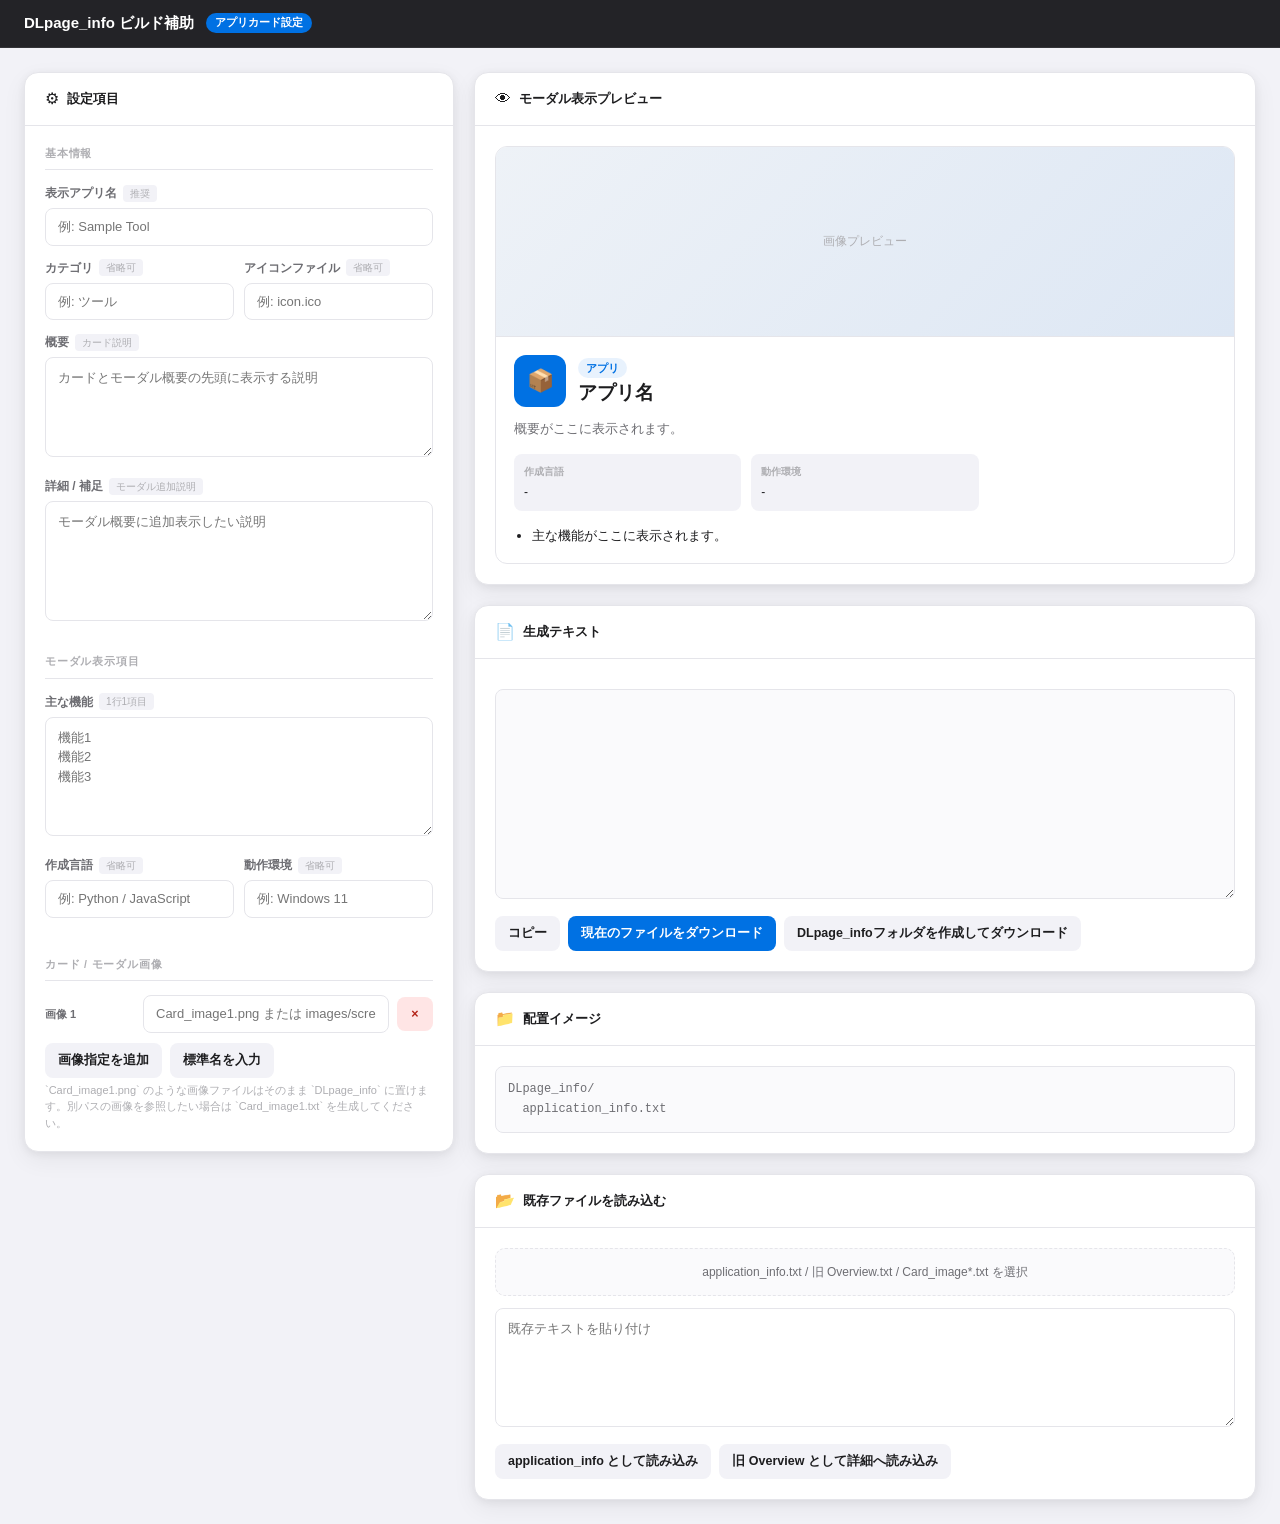
<file: DLpage_info_builder.html>
<!DOCTYPE html>
<html lang="ja">
<head>
  <meta charset="UTF-8">
  <meta name="viewport" content="width=device-width, initial-scale=1.0">
  <title>DLpage_info ビルド補助</title>
  <style>
    :root {
      --bg: #F2F2F7;
      --card: #FFFFFF;
      --accent: #0071E3;
      --accent-dk: #005BBF;
      --text-1: #1D1D1F;
      --text-2: #6E6E73;
      --text-3: #AEAEB2;
      --border: #E5E5EA;
      --shadow: 0 2px 8px rgba(0,0,0,0.06), 0 8px 24px rgba(0,0,0,0.06);
      --radius: 14px;
    }

    *, *::before, *::after { box-sizing: border-box; margin: 0; padding: 0; }
    button, input, textarea, select { font: inherit; }
    body {
      font-family: -apple-system, BlinkMacSystemFont, "Hiragino Sans", "Yu Gothic UI",
                   "Noto Sans JP", sans-serif;
      background: var(--bg);
      color: var(--text-1);
      line-height: 1.5;
      min-height: 100vh;
    }

    .app-header {
      position: sticky;
      top: 0;
      z-index: 20;
      background: rgba(22,22,26,0.94);
      backdrop-filter: blur(20px);
      -webkit-backdrop-filter: blur(20px);
      border-bottom: 1px solid rgba(255,255,255,0.08);
      padding: 12px 24px;
      display: flex;
      align-items: center;
      gap: 12px;
    }
    .app-header h1 { color: #fff; font-size: 15px; font-weight: 700; }
    .badge {
      background: var(--accent);
      color: #fff;
      font-size: 10.5px;
      font-weight: 700;
      padding: 2px 9px;
      border-radius: 20px;
    }

    .layout {
      display: grid;
      grid-template-columns: 430px 1fr;
      gap: 20px;
      max-width: 1320px;
      margin: 0 auto;
      padding: 24px;
      align-items: start;
    }

    .panel {
      background: var(--card);
      border: 1px solid var(--border);
      border-radius: var(--radius);
      box-shadow: var(--shadow);
      overflow: hidden;
    }
    .panel + .panel { margin-top: 20px; }
    .panel-head {
      padding: 14px 20px;
      border-bottom: 1px solid var(--border);
      display: flex;
      align-items: center;
      gap: 8px;
    }
    .panel-title { font-size: 13px; font-weight: 700; }
    .panel-body { padding: 20px; }

    .form-section { margin-bottom: 26px; }
    .form-section:last-child { margin-bottom: 0; }
    .sec-title {
      font-size: 10.5px;
      font-weight: 800;
      text-transform: uppercase;
      letter-spacing: 0.8px;
      color: var(--text-3);
      border-bottom: 1px solid var(--border);
      padding-bottom: 8px;
      margin-bottom: 14px;
    }

    .field { margin-bottom: 13px; }
    .field:last-child { margin-bottom: 0; }
    .field-label {
      font-size: 12px;
      font-weight: 600;
      color: var(--text-2);
      margin-bottom: 6px;
      display: flex;
      align-items: center;
      gap: 6px;
    }
    .opt {
      font-size: 10px;
      color: var(--text-3);
      background: var(--bg);
      padding: 1px 7px;
      border-radius: 4px;
      font-weight: 500;
    }
    .field-input, .field-textarea {
      width: 100%;
      border: 1.5px solid var(--border);
      border-radius: 8px;
      background: #fff;
      color: var(--text-1);
      outline: none;
      transition: border-color 0.15s;
      font-size: 13px;
    }
    .field-input { padding: 8px 12px; }
    .field-textarea {
      padding: 10px 12px;
      resize: vertical;
      min-height: 84px;
    }
    .field-input:focus, .field-textarea:focus { border-color: var(--accent); }
    .field-hint { font-size: 11px; color: var(--text-3); margin-top: 4px; }

    .inline-row {
      display: grid;
      grid-template-columns: 1fr 1fr;
      gap: 10px;
    }

    .btn {
      border: none;
      border-radius: 8px;
      padding: 8px 13px;
      font-size: 12.5px;
      font-weight: 700;
      cursor: pointer;
      transition: background 0.15s, transform 0.08s;
    }
    .btn:active { transform: scale(0.98); }
    .btn-primary { background: var(--accent); color: #fff; }
    .btn-primary:hover { background: var(--accent-dk); }
    .btn-secondary { background: var(--bg); color: var(--text-1); }
    .btn-secondary:hover { background: #E5E5EA; }
    .btn-danger { background: #FFE5E5; color: #B42318; }
    .btn-danger:hover { background: #FFD6D6; }
    .btn-row { display: flex; gap: 8px; flex-wrap: wrap; margin-top: 10px; }

    .image-row {
      display: grid;
      grid-template-columns: 90px 1fr 36px;
      gap: 8px;
      align-items: center;
      margin-bottom: 8px;
    }
    .image-label {
      font-size: 11px;
      color: var(--text-2);
      font-weight: 700;
    }

    .preview-card {
      border: 1px solid var(--border);
      border-radius: 12px;
      overflow: hidden;
      background: #fff;
    }
    .preview-image {
      height: 190px;
      background: linear-gradient(135deg, #EEF2F7, #DDE7F4);
      display: grid;
      place-items: center;
      color: var(--text-3);
      font-size: 12px;
      border-bottom: 1px solid var(--border);
    }
    .preview-image img {
      width: 100%;
      height: 100%;
      object-fit: cover;
      display: block;
    }
    .preview-body { padding: 18px; }
    .preview-top {
      display: flex;
      align-items: center;
      gap: 12px;
      margin-bottom: 12px;
    }
    .preview-icon {
      width: 52px;
      height: 52px;
      border-radius: 12px;
      background: var(--accent);
      color: #fff;
      display: grid;
      place-items: center;
      font-size: 22px;
      overflow: hidden;
      flex-shrink: 0;
    }
    .preview-icon img { width: 100%; height: 100%; object-fit: contain; }
    .preview-name { font-size: 19px; font-weight: 800; }
    .preview-cat {
      display: inline-block;
      margin-top: 3px;
      font-size: 11px;
      color: var(--accent);
      background: rgba(0,113,227,0.09);
      padding: 2px 8px;
      border-radius: 999px;
      font-weight: 700;
    }
    .preview-desc {
      font-size: 13px;
      color: var(--text-2);
      white-space: pre-wrap;
      margin-bottom: 15px;
    }
    .preview-grid {
      display: grid;
      grid-template-columns: repeat(3, 1fr);
      gap: 10px;
      margin-bottom: 15px;
    }
    .preview-info {
      background: var(--bg);
      border-radius: 8px;
      padding: 10px;
      min-width: 0;
    }
    .preview-info-label {
      color: var(--text-3);
      font-size: 10px;
      font-weight: 800;
      margin-bottom: 4px;
    }
    .preview-info-value {
      color: var(--text-1);
      font-size: 12px;
      word-break: break-word;
    }
    .feature-list {
      display: grid;
      gap: 7px;
      padding-left: 18px;
      color: var(--text-1);
      font-size: 13px;
    }

    .output-box {
      width: 100%;
      min-height: 210px;
      resize: vertical;
      border: 1.5px solid var(--border);
      border-radius: 8px;
      background: #FAFAFC;
      padding: 12px;
      font: 12px/1.6 "SF Mono", "Consolas", monospace;
      color: var(--text-1);
      outline: none;
    }
    .output-actions {
      display: flex;
      gap: 8px;
      flex-wrap: wrap;
      margin-top: 10px;
    }
    .output-tabs {
      display: flex;
      gap: 6px;
      margin-bottom: 10px;
      flex-wrap: wrap;
    }
    .tab-btn {
      border: 1.5px solid var(--border);
      background: #fff;
      color: var(--text-2);
      border-radius: 8px;
      padding: 6px 10px;
      font-size: 12px;
      font-weight: 700;
      cursor: pointer;
    }
    .tab-btn.active {
      background: var(--accent);
      border-color: var(--accent);
      color: #fff;
    }
    .folder-box {
      background: #FAFAFC;
      border: 1px solid var(--border);
      border-radius: 8px;
      padding: 12px;
      font: 12px/1.7 "SF Mono", "Consolas", monospace;
      color: var(--text-2);
      white-space: pre-wrap;
    }

    .import-zone {
      position: relative;
      border: 1.5px dashed var(--border);
      border-radius: 10px;
      padding: 14px;
      text-align: center;
      color: var(--text-2);
      background: #FAFAFC;
      font-size: 12px;
      margin-bottom: 12px;
    }
    .import-zone input {
      position: absolute;
      inset: 0;
      opacity: 0;
      cursor: pointer;
    }

    .toast {
      position: fixed;
      left: 50%;
      bottom: 24px;
      transform: translateX(-50%) translateY(60px);
      background: rgba(29,29,31,0.92);
      color: #fff;
      padding: 10px 16px;
      border-radius: 999px;
      font-size: 13px;
      opacity: 0;
      pointer-events: none;
      transition: transform 0.25s, opacity 0.25s;
      z-index: 1000;
    }
    .toast.show { opacity: 1; transform: translateX(-50%) translateY(0); }

    @media (max-width: 940px) {
      .layout { grid-template-columns: 1fr; padding: 16px; }
      .preview-grid { grid-template-columns: 1fr; }
      .inline-row { grid-template-columns: 1fr; }
    }
  </style>
</head>
<body>
<header class="app-header">
  <h1>DLpage_info ビルド補助</h1>
  <span class="badge">アプリカード設定</span>
</header>

<div class="layout">
  <div>
    <div class="panel">
      <div class="panel-head">
        <span>⚙</span>
        <span class="panel-title">設定項目</span>
      </div>
      <div class="panel-body">
        <div class="form-section">
          <div class="sec-title">基本情報</div>

          <div class="field">
            <div class="field-label">表示アプリ名 <span class="opt">推奨</span></div>
            <input id="appName" class="field-input" type="text" placeholder="例: Sample Tool" oninput="update()">
          </div>

          <div class="inline-row">
            <div class="field">
              <div class="field-label">カテゴリ <span class="opt">省略可</span></div>
              <input id="category" class="field-input" type="text" placeholder="例: ツール" oninput="update()">
            </div>
            <div class="field">
              <div class="field-label">アイコンファイル <span class="opt">省略可</span></div>
              <input id="iconFile" class="field-input" type="text" placeholder="例: icon.ico" oninput="update()">
            </div>
          </div>

          <div class="field">
            <div class="field-label">概要 <span class="opt">カード説明</span></div>
            <textarea id="summary" class="field-textarea" rows="4" placeholder="カードとモーダル概要の先頭に表示する説明" oninput="update()"></textarea>
          </div>

          <div class="field">
            <div class="field-label">詳細 / 補足 <span class="opt">モーダル追加説明</span></div>
            <textarea id="detail" class="field-textarea" rows="5" placeholder="モーダル概要に追加表示したい説明" oninput="update()"></textarea>
          </div>
        </div>

        <div class="form-section">
          <div class="sec-title">モーダル表示項目</div>

          <div class="field">
            <div class="field-label">主な機能 <span class="opt">1行1項目</span></div>
            <textarea id="features" class="field-textarea" rows="5" placeholder="機能1&#10;機能2&#10;機能3" oninput="update()"></textarea>
          </div>

          <div class="inline-row">
            <div class="field">
              <div class="field-label">作成言語 <span class="opt">省略可</span></div>
              <input id="language" class="field-input" type="text" placeholder="例: Python / JavaScript" oninput="update()">
            </div>
            <div class="field">
              <div class="field-label">動作環境 <span class="opt">省略可</span></div>
              <input id="requirements" class="field-input" type="text" placeholder="例: Windows 11" oninput="update()">
            </div>
          </div>
        </div>

        <div class="form-section">
          <div class="sec-title">カード / モーダル画像</div>

          <div id="imageRows"></div>
          <div class="btn-row">
            <button class="btn btn-secondary" type="button" onclick="addImageRow()">画像指定を追加</button>
            <button class="btn btn-secondary" type="button" onclick="setDefaultImages()">標準名を入力</button>
          </div>
          <div class="field-hint">`Card_image1.png` のような画像ファイルはそのまま `DLpage_info` に置けます。別パスの画像を参照したい場合は `Card_image1.txt` を生成してください。</div>
        </div>
      </div>
    </div>
  </div>

  <div>
    <div class="panel">
      <div class="panel-head">
        <span>👁</span>
        <span class="panel-title">モーダル表示プレビュー</span>
      </div>
      <div class="panel-body">
        <div class="preview-card">
          <div class="preview-image" id="previewImage">画像プレビュー</div>
          <div class="preview-body">
            <div class="preview-top">
              <div class="preview-icon" id="previewIcon">📦</div>
              <div>
                <div class="preview-cat" id="previewCategory">アプリ</div>
                <div class="preview-name" id="previewName">アプリ名</div>
              </div>
            </div>
            <div class="preview-desc" id="previewDesc">概要がここに表示されます。</div>
            <div class="preview-grid">
              <div class="preview-info">
                <div class="preview-info-label">作成言語</div>
                <div class="preview-info-value" id="previewLanguage">-</div>
              </div>
              <div class="preview-info">
                <div class="preview-info-label">動作環境</div>
                <div class="preview-info-value" id="previewRequirements">-</div>
              </div>
            </div>
            <ul class="feature-list" id="previewFeatures"></ul>
          </div>
        </div>
      </div>
    </div>

    <div class="panel">
      <div class="panel-head">
        <span>📄</span>
        <span class="panel-title">生成テキスト</span>
      </div>
      <div class="panel-body">
        <div class="output-tabs" id="outputTabs"></div>
        <textarea id="outputBox" class="output-box" readonly></textarea>
        <div class="output-actions">
          <button class="btn btn-secondary" onclick="copyCurrent()">コピー</button>
          <button class="btn btn-primary" onclick="downloadCurrent()">現在のファイルをダウンロード</button>
          <button class="btn btn-secondary" onclick="downloadDLpageInfoFolder()">DLpage_infoフォルダを作成してダウンロード</button>
        </div>
      </div>
    </div>

    <div class="panel">
      <div class="panel-head">
        <span>📁</span>
        <span class="panel-title">配置イメージ</span>
      </div>
      <div class="panel-body">
        <div class="folder-box" id="folderBox"></div>
      </div>
    </div>

    <div class="panel">
      <div class="panel-head">
        <span>📂</span>
        <span class="panel-title">既存ファイルを読み込む</span>
      </div>
      <div class="panel-body">
        <div class="import-zone">
          <input type="file" accept=".txt" onchange="onFileSelect(event)">
          application_info.txt / 旧 Overview.txt / Card_image*.txt を選択
        </div>
        <textarea id="pasteArea" class="field-textarea" rows="5" placeholder="既存テキストを貼り付け"></textarea>
        <div class="btn-row">
          <button class="btn btn-secondary" onclick="loadPaste('application')">application_info として読み込み</button>
          <button class="btn btn-secondary" onclick="loadPaste('overview')">旧 Overview として詳細へ読み込み</button>
        </div>
      </div>
    </div>
  </div>
</div>

<div class="toast" id="toast"></div>

<script>
let imageCount = 0;
let currentOutput = 'application_info.txt';
let outputs = {};

function el(id) { return document.getElementById(id); }
function v(id) { return (el(id)?.value || '').trim(); }
function lines(id) {
  return v(id).split(/\r?\n/).map(x => x.trim()).filter(Boolean);
}

function addSection(out, name, values) {
  const filled = Array.isArray(values)
    ? values.map(x => (x || '').trim()).filter(Boolean)
    : [(values || '').trim()].filter(Boolean);
  if (!filled.length) return;
  out.push('◆ ' + name);
  filled.forEach(x => out.push(x));
  out.push('');
}

function generateApplicationInfo() {
  const out = [];
  addSection(out, '表示アプリ名', v('appName'));
  addSection(out, 'カテゴリ', v('category'));
  addSection(out, '概要', v('summary').split(/\r?\n/));
  addSection(out, '詳細', v('detail').split(/\r?\n/));
  addSection(out, '主な機能', lines('features').map(x => '・' + x.replace(/^(?:[・\-*•]+|\d+[.)])\s*/, '')));
  addSection(out, '作成言語', v('language'));
  addSection(out, '動作環境', v('requirements'));
  return out.join('\n').replace(/\n{3,}/g, '\n\n').trim();
}

function getImageValues() {
  return Array.from(document.querySelectorAll('[data-image-input]'))
    .map((input, index) => ({ index: index + 1, value: input.value.trim() }))
    .filter(item => item.value);
}

function buildOutputs() {
  const result = {
    'application_info.txt': generateApplicationInfo(),
  };

  getImageValues().forEach(item => {
    if (!/^Card_image\d+\.(png|jpg|jpeg|webp|gif)$/i.test(item.value)) {
      result['Card_image' + item.index + '.txt'] = item.value;
    }
  });

  return result;
}

function updateOutputs() {
  outputs = buildOutputs();
  const tabs = Object.keys(outputs).filter(name => outputs[name]);
  if (!tabs.includes(currentOutput)) currentOutput = tabs[0] || 'application_info.txt';

  el('outputTabs').innerHTML = tabs.map(name =>
    '<button class="tab-btn' + (name === currentOutput ? ' active' : '') +
    '" onclick="selectOutput(\'' + name + '\')">' + name + '</button>'
  ).join('');
  el('outputBox').value = outputs[currentOutput] || '';
}

function selectOutput(name) {
  currentOutput = name;
  updateOutputs();
}

function updatePreview() {
  const firstImage = getImageValues()[0]?.value || '';
  const imageEl = el('previewImage');
  if (firstImage && /\.(png|jpg|jpeg|webp|gif|svg)(\?.*)?$/i.test(firstImage)) {
    imageEl.innerHTML = '<img src="' + escapeAttr(firstImage) + '" alt="">';
  } else {
    imageEl.textContent = firstImage || '画像プレビュー';
  }

  const iconFile = v('iconFile');
  const iconEl = el('previewIcon');
  if (iconFile && /\.(ico|png|jpg|jpeg|webp|gif|svg)(\?.*)?$/i.test(iconFile)) {
    iconEl.innerHTML = '<img src="' + escapeAttr(iconFile) + '" alt="">';
    iconEl.style.background = 'transparent';
  } else {
    iconEl.textContent = '📦';
    iconEl.style.background = 'var(--accent)';
  }

  el('previewName').textContent = v('appName') || 'アプリ名';
  el('previewCategory').textContent = v('category') || 'アプリ';
  el('previewDesc').textContent = [v('summary'), v('detail')].filter(Boolean).join('\n\n') || '概要がここに表示されます。';
  el('previewLanguage').textContent = v('language') || '-';
  el('previewRequirements').textContent = v('requirements') || '-';

  const featureItems = lines('features');
  el('previewFeatures').innerHTML = featureItems.length
    ? featureItems.map(item => '<li>' + escapeHtml(item.replace(/^(?:[・\-*•]+|\d+[.)])\s*/, '')) + '</li>').join('')
    : '<li>主な機能がここに表示されます。</li>';
}

function updateFolderBox() {
  const files = ['DLpage_info/', '  application_info.txt'];
  const imageValues = getImageValues();
  imageValues.forEach(item => {
    if (/^Card_image\d+\.(png|jpg|jpeg|webp|gif)$/i.test(item.value)) {
      files.push('  ' + item.value);
    } else {
      files.push('  Card_image' + item.index + '.txt');
    }
  });
  if (v('iconFile')) files.push('  ' + v('iconFile'));
  el('folderBox').textContent = files.join('\n');
}

function update() {
  updatePreview();
  updateOutputs();
  updateFolderBox();
}

function addImageRow(value = '') {
  imageCount += 1;
  const row = document.createElement('div');
  row.className = 'image-row';
  row.innerHTML =
    '<div class="image-label">画像 ' + imageCount + '</div>' +
    '<input class="field-input" data-image-input type="text" value="' + escapeAttr(value) +
    '" placeholder="Card_image' + imageCount + '.png または images/screenshot.png" oninput="update()">' +
    '<button class="btn btn-danger" type="button" onclick="removeImageRow(this)">×</button>';
  el('imageRows').appendChild(row);
  update();
}

function removeImageRow(button) {
  button.closest('.image-row').remove();
  update();
}

function setDefaultImages() {
  if (!document.querySelector('[data-image-input]')) {
    addImageRow('Card_image1.png');
    addImageRow('Card_image2.png');
    addImageRow('Card_image3.png');
    return;
  }
  Array.from(document.querySelectorAll('[data-image-input]')).forEach((input, index) => {
    input.value = 'Card_image' + (index + 1) + '.png';
  });
  update();
}

function copyCurrent() {
  const text = el('outputBox').value;
  if (!text) { toast('出力テキストがありません'); return; }
  navigator.clipboard.writeText(text)
    .then(() => toast('コピーしました'))
    .catch(() => {
      el('outputBox').select();
      document.execCommand('copy');
      toast('コピーしました');
    });
}

function downloadCurrent() {
  const text = outputs[currentOutput] || '';
  if (!text) { toast('ダウンロードする内容がありません'); return; }
  downloadFile(currentOutput, text);
}

function downloadDLpageInfoFolder() {
  const files = Object.entries(outputs).filter(([, text]) => text);
  if (!files.length) { toast('ダウンロードする内容がありません'); return; }
  downloadZip('DLpage_info.zip', files.map(([name, text]) => ({
    path: 'DLpage_info/' + name,
    text,
  })));
  toast('DLpage_info.zip をダウンロードします');
}

function downloadFile(name, text) {
  const blob = new Blob([text], { type: 'text/plain;charset=utf-8' });
  const a = document.createElement('a');
  a.href = URL.createObjectURL(blob);
  a.download = name;
  a.click();
  URL.revokeObjectURL(a.href);
}

function downloadZip(name, files) {
  const zipBlob = createZip(files);
  const a = document.createElement('a');
  a.href = URL.createObjectURL(zipBlob);
  a.download = name;
  a.click();
  URL.revokeObjectURL(a.href);
}

function createZip(files) {
  const encoder = new TextEncoder();
  const chunks = [];
  const centralChunks = [];
  let offset = 0;

  files.forEach(file => {
    const nameBytes = encoder.encode(file.path);
    const data = encoder.encode(file.text);
    const crc = crc32(data);
    const dateTime = dosDateTime(new Date());

    const localHeader = new Uint8Array(30 + nameBytes.length);
    const localView = new DataView(localHeader.buffer);
    localView.setUint32(0, 0x04034b50, true);
    localView.setUint16(4, 20, true);
    localView.setUint16(6, 0x0800, true);
    localView.setUint16(8, 0, true);
    localView.setUint16(10, dateTime.time, true);
    localView.setUint16(12, dateTime.date, true);
    localView.setUint32(14, crc, true);
    localView.setUint32(18, data.length, true);
    localView.setUint32(22, data.length, true);
    localView.setUint16(26, nameBytes.length, true);
    localView.setUint16(28, 0, true);
    localHeader.set(nameBytes, 30);
    chunks.push(localHeader, data);

    const centralHeader = new Uint8Array(46 + nameBytes.length);
    const centralView = new DataView(centralHeader.buffer);
    centralView.setUint32(0, 0x02014b50, true);
    centralView.setUint16(4, 20, true);
    centralView.setUint16(6, 20, true);
    centralView.setUint16(8, 0x0800, true);
    centralView.setUint16(10, 0, true);
    centralView.setUint16(12, dateTime.time, true);
    centralView.setUint16(14, dateTime.date, true);
    centralView.setUint32(16, crc, true);
    centralView.setUint32(20, data.length, true);
    centralView.setUint32(24, data.length, true);
    centralView.setUint16(28, nameBytes.length, true);
    centralView.setUint16(30, 0, true);
    centralView.setUint16(32, 0, true);
    centralView.setUint16(34, 0, true);
    centralView.setUint16(36, 0, true);
    centralView.setUint32(38, 0, true);
    centralView.setUint32(42, offset, true);
    centralHeader.set(nameBytes, 46);
    centralChunks.push(centralHeader);

    offset += localHeader.length + data.length;
  });

  const centralSize = centralChunks.reduce((sum, chunk) => sum + chunk.length, 0);
  const end = new Uint8Array(22);
  const endView = new DataView(end.buffer);
  endView.setUint32(0, 0x06054b50, true);
  endView.setUint16(8, files.length, true);
  endView.setUint16(10, files.length, true);
  endView.setUint32(12, centralSize, true);
  endView.setUint32(16, offset, true);

  return new Blob([...chunks, ...centralChunks, end], { type: 'application/zip' });
}

function dosDateTime(date) {
  return {
    time: (date.getHours() << 11) | (date.getMinutes() << 5) | Math.floor(date.getSeconds() / 2),
    date: ((date.getFullYear() - 1980) << 9) | ((date.getMonth() + 1) << 5) | date.getDate(),
  };
}

function crc32(data) {
  let crc = 0xffffffff;
  for (let i = 0; i < data.length; i += 1) {
    crc ^= data[i];
    for (let bit = 0; bit < 8; bit += 1) {
      crc = (crc >>> 1) ^ (0xedb88320 & -(crc & 1));
    }
  }
  return (crc ^ 0xffffffff) >>> 0;
}

function onFileSelect(event) {
  const file = event.target.files[0];
  if (!file) return;
  const reader = new FileReader();
  reader.onload = ev => {
    const name = file.name.toLowerCase();
    if (name === 'overview.txt') parseOverview(ev.target.result);
    else if (/^card_image\d+\.txt$/i.test(file.name)) addImageRow(ev.target.result.trim());
    else parseApplicationInfo(ev.target.result);
    toast('読み込みました');
  };
  reader.readAsText(file, 'UTF-8');
  event.target.value = '';
}

function loadPaste(type) {
  const text = el('pasteArea').value.trim();
  if (!text) { toast('貼り付け内容がありません'); return; }
  if (type === 'overview') parseOverview(text);
  else parseApplicationInfo(text);
  el('pasteArea').value = '';
  toast('読み込みました');
}

const SECTION_RE = /^\s*(?:[◆■●▶▷◇□○★☆＊※→►◉✦✧]|[-=]{2,}|[【\[])(.+?)(?:[】\]]|\s*)$/;

function parseSections(text) {
  const sections = {};
  let current = null;
  for (const raw of (text || '').split(/\r?\n/)) {
    const line = raw.trim();
    if (!line) continue;
    const match = line.match(SECTION_RE);
    if (match) {
      current = normalizeSectionName(match[1]);
      sections[current] = [];
      continue;
    }
    if (current) sections[current].push(line);
  }
  return sections;
}

function normalizeSectionName(value) {
  return value
    .replace(/^[◆■●▶▷◇□○★☆＊※→►◉✦✧【\[]+/, '')
    .replace(/[】\]：:]+$/, '')
    .trim();
}

function getSection(sections, keys) {
  for (const key of keys) {
    if (sections[key]?.length) return sections[key];
  }
  return [];
}

function parseApplicationInfo(text) {
  const sections = parseSections(text);
  el('appName').value = getSection(sections, ['表示アプリ名', 'アプリ名', '名前', 'Name'])[0] || '';
  el('category').value = getSection(sections, ['カテゴリ', 'Category', '分類'])[0] || '';
  el('summary').value = getSection(sections, ['概要', 'About', '説明']).join('\n');
  el('detail').value = getSection(sections, ['詳細', '補足', 'Overview']).join('\n');
  el('features').value = getSection(sections, ['主な機能', '機能', 'Features'])
    .map(x => x.replace(/^(?:[・\-*•]+|\d+[.)])\s*/, ''))
    .join('\n');
  el('language').value = getSection(sections, ['作成言語', '開発言語', '使用言語', 'Language']).join(' / ');
  el('requirements').value = getSection(sections, ['動作環境', '環境', 'Requirements']).join(' / ');
  update();
}

function parseOverview(text) {
  const sections = parseSections(text);
  const detail = getSection(sections, ['Overview', '補足', '詳細']);
  el('detail').value = detail.length ? detail.join('\n') : text.trim();
  update();
}

function escapeHtml(value) {
  return String(value).replace(/[&<>"']/g, c => ({
    '&': '&amp;',
    '<': '&lt;',
    '>': '&gt;',
    '"': '&quot;',
    "'": '&#39;'
  }[c]));
}

function escapeAttr(value) {
  return escapeHtml(value).replace(/`/g, '&#96;');
}

let toastTimer;
function toast(message) {
  const box = el('toast');
  box.textContent = message;
  box.classList.add('show');
  clearTimeout(toastTimer);
  toastTimer = setTimeout(() => box.classList.remove('show'), 2200);
}

addImageRow();
update();
</script>
</body>
</html>
</file>
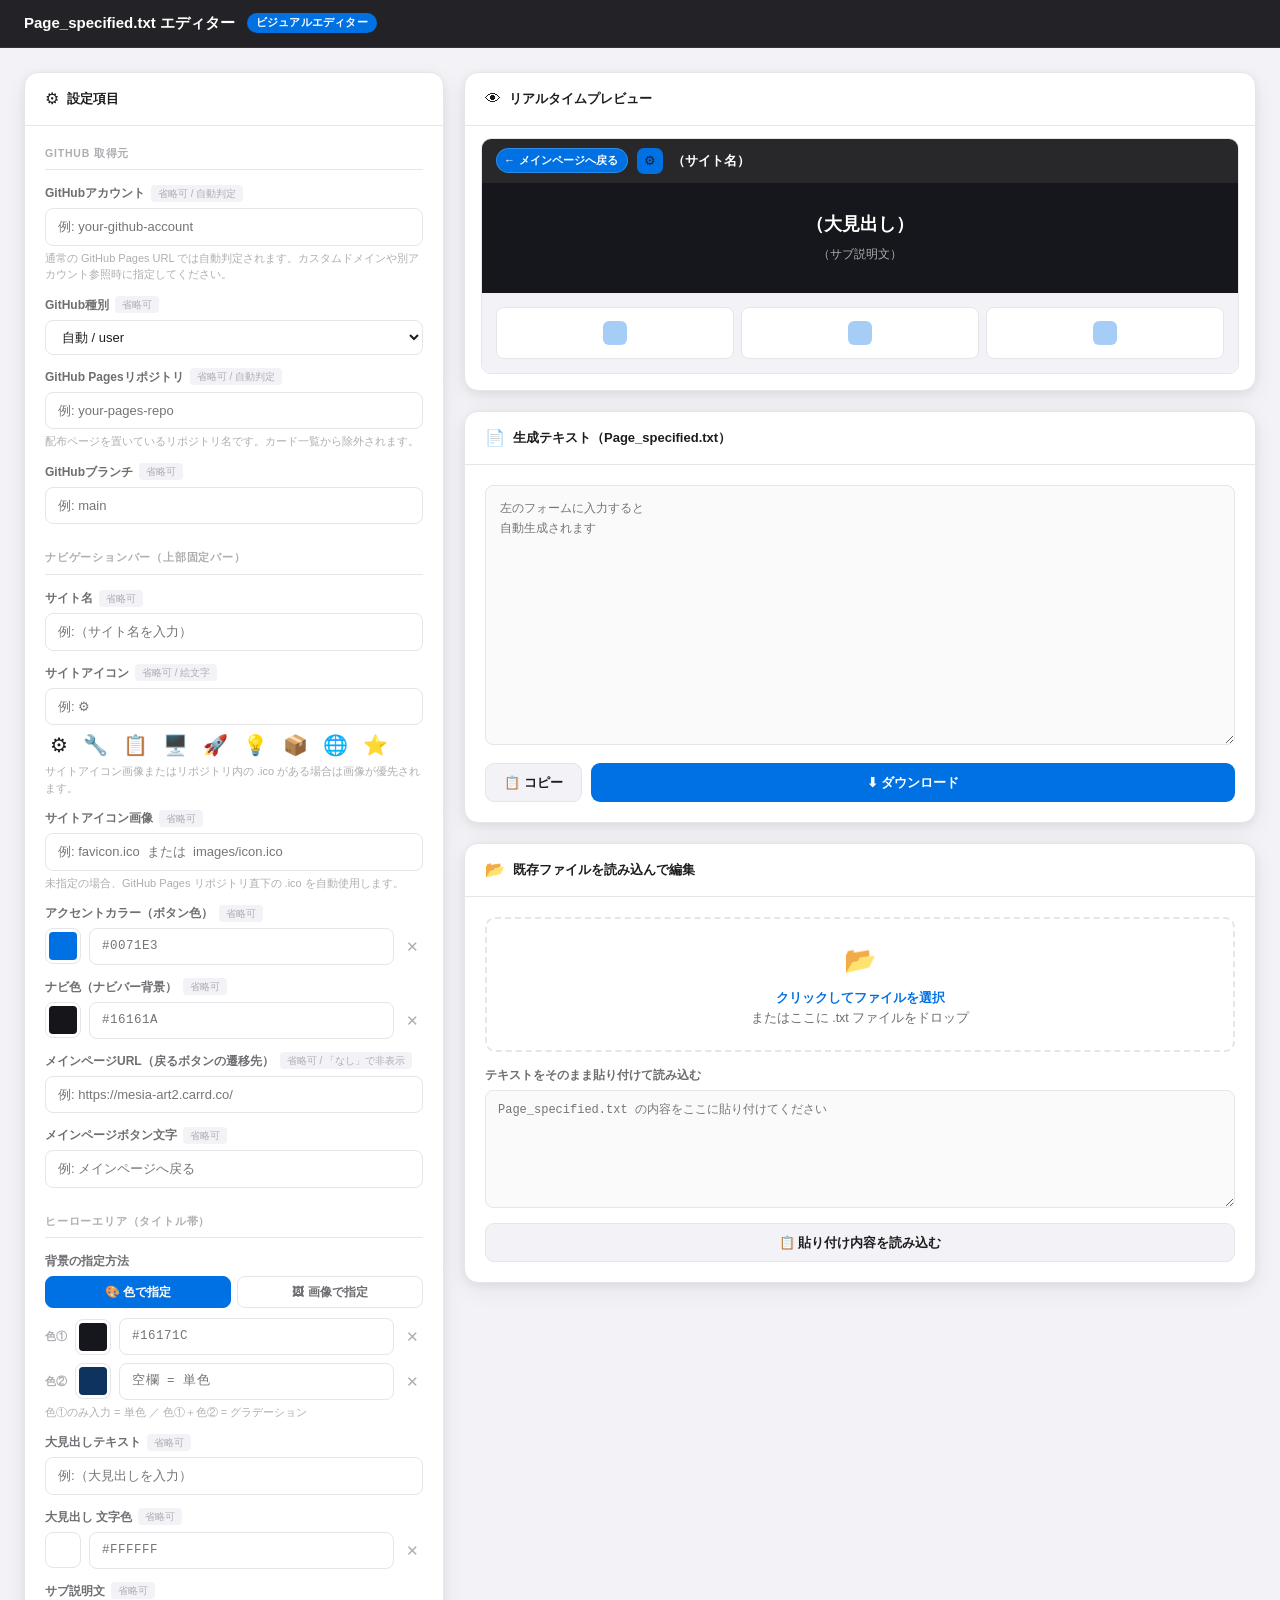
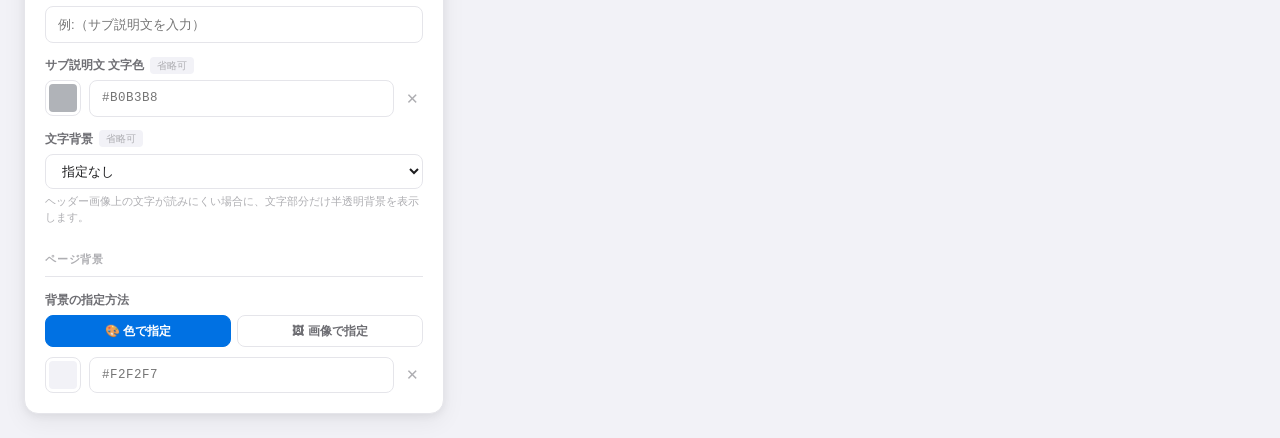
<file: Page_specified_editor.html>
<!DOCTYPE html>
<html lang="ja">
<head>
  <meta charset="UTF-8">
  <meta name="viewport" content="width=device-width, initial-scale=1.0">
  <title>Page_specified.txt エディター</title>
  <style>
    :root {
      --bg:         #F2F2F7;
      --card:       #FFFFFF;
      --accent:     #0071E3;
      --accent-dk:  #005BBF;
      --text-1:     #1D1D1F;
      --text-2:     #6E6E73;
      --text-3:     #AEAEB2;
      --border:     #E5E5EA;
      --radius:     14px;
      --shadow:     0 2px 8px rgba(0,0,0,0.06), 0 8px 24px rgba(0,0,0,0.06);
    }

    *, *::before, *::after { box-sizing: border-box; margin: 0; padding: 0; }
    img { display: block; max-width: 100%; }
    button, input, textarea { font: inherit; }

    body {
      font-family: -apple-system, BlinkMacSystemFont, "Hiragino Sans", "Yu Gothic UI",
                   "Noto Sans JP", sans-serif;
      background: var(--bg);
      color: var(--text-1);
      line-height: 1.5;
      min-height: 100vh;
    }

    /* ── Header ─────────────────────────────── */
    .app-header {
      position: sticky;
      top: 0;
      z-index: 200;
      background: rgba(22, 22, 26, 0.94);
      backdrop-filter: blur(20px);
      -webkit-backdrop-filter: blur(20px);
      padding: 12px 24px;
      display: flex;
      align-items: center;
      gap: 12px;
      border-bottom: 1px solid rgba(255,255,255,0.07);
    }
    .app-header h1 { color: #fff; font-size: 15px; font-weight: 700; }
    .badge {
      background: var(--accent);
      color: #fff;
      font-size: 10.5px;
      font-weight: 700;
      padding: 2px 9px;
      border-radius: 20px;
      letter-spacing: 0.2px;
    }

    /* ── Layout ─────────────────────────────── */
    .layout {
      display: grid;
      grid-template-columns: 420px 1fr;
      gap: 20px;
      max-width: 1300px;
      margin: 0 auto;
      padding: 24px;
      align-items: start;
    }

    /* ── Panel ───────────────────────────────── */
    .panel {
      background: var(--card);
      border-radius: var(--radius);
      border: 1px solid var(--border);
      box-shadow: var(--shadow);
      overflow: hidden;
    }
    .panel + .panel { margin-top: 20px; }

    .panel-head {
      padding: 14px 20px;
      border-bottom: 1px solid var(--border);
      display: flex;
      align-items: center;
      gap: 8px;
    }
    .panel-head-icon { font-size: 16px; }
    .panel-title { font-size: 13px; font-weight: 700; }

    .panel-body { padding: 20px; }

    /* ── Form section ────────────────────────── */
    .form-section { margin-bottom: 26px; }
    .form-section:last-child { margin-bottom: 0; }

    .sec-title {
      font-size: 10.5px;
      font-weight: 800;
      text-transform: uppercase;
      letter-spacing: 0.8px;
      color: var(--text-3);
      margin-bottom: 14px;
      padding-bottom: 8px;
      border-bottom: 1px solid var(--border);
    }

    .field { margin-bottom: 13px; }
    .field:last-child { margin-bottom: 0; }

    .field-label {
      font-size: 12px;
      font-weight: 600;
      color: var(--text-2);
      margin-bottom: 6px;
      display: flex;
      align-items: center;
      gap: 6px;
    }
    .opt {
      font-size: 10px;
      font-weight: 500;
      color: var(--text-3);
      background: var(--bg);
      padding: 1px 7px;
      border-radius: 4px;
    }

    .field-input {
      width: 100%;
      padding: 8px 12px;
      border: 1.5px solid var(--border);
      border-radius: 8px;
      font-size: 13px;
      color: var(--text-1);
      background: #fff;
      outline: none;
      transition: border-color 0.15s;
    }
    .field-input:focus { border-color: var(--accent); }
    .field-hint {
      font-size: 11px;
      color: var(--text-3);
      margin-top: 4px;
    }

    /* ── Color field ─────────────────────────── */
    .color-row { display: flex; gap: 8px; align-items: center; }
    .color-swatch {
      width: 36px; height: 36px;
      border-radius: 8px;
      border: 1.5px solid var(--border);
      padding: 3px;
      cursor: pointer;
      flex-shrink: 0;
      background: #fff;
    }
    .color-swatch::-webkit-color-swatch-wrapper { padding: 0; }
    .color-swatch::-webkit-color-swatch { border-radius: 4px; border: none; }
    .color-text {
      flex: 1;
      font-family: 'SF Mono', 'Fira Code', 'Consolas', monospace;
      font-size: 12.5px;
      letter-spacing: 0.5px;
    }
    .color-clear {
      background: none;
      border: none;
      cursor: pointer;
      color: var(--text-3);
      font-size: 15px;
      padding: 4px;
      border-radius: 4px;
      line-height: 1;
      flex-shrink: 0;
      transition: color 0.15s;
    }
    .color-clear:hover { color: var(--text-1); }

    /* Gradient row */
    .grad-rows { display: flex; flex-direction: column; gap: 8px; }
    .grad-row { display: flex; align-items: center; gap: 8px; }
    .grad-num {
      font-size: 10.5px; font-weight: 700;
      color: var(--text-3);
      width: 22px; text-align: center; flex-shrink: 0;
    }

    /* ── Radio tabs ──────────────────────────── */
    .radio-tabs { display: flex; gap: 6px; margin-bottom: 10px; }
    .radio-tab { flex: 1; }
    .radio-tab input { display: none; }
    .radio-tab label {
      display: block;
      text-align: center;
      padding: 6px 10px;
      border: 1.5px solid var(--border);
      border-radius: 8px;
      font-size: 12px; font-weight: 600;
      color: var(--text-2);
      cursor: pointer;
      transition: all 0.15s;
    }
    .radio-tab input:checked + label {
      background: var(--accent);
      border-color: var(--accent);
      color: #fff;
    }

    /* ── Emoji chips ─────────────────────────── */
    .emoji-chips { display: flex; gap: 5px; flex-wrap: wrap; margin-top: 6px; }
    .emoji-chip {
      font-size: 20px;
      cursor: pointer;
      padding: 4px 5px;
      border-radius: 7px;
      transition: background 0.1s;
      line-height: 1;
    }
    .emoji-chip:hover { background: var(--bg); }

    /* ── Preview ─────────────────────────────── */
    .preview-wrap {
      margin: 0 16px 16px;
      border-radius: 10px;
      overflow: hidden;
      border: 1px solid var(--border);
    }

    .pv-nav {
      padding: 9px 14px;
      display: flex;
      align-items: center;
      gap: 9px;
      background: rgba(22,22,26,0.92);
      transition: background 0.3s;
    }
    .pv-icon {
      width: 26px; height: 26px;
      background: var(--accent);
      border-radius: 7px;
      display: grid; place-items: center;
      font-size: 13px; flex-shrink: 0;
      transition: background 0.3s;
      overflow: hidden;
    }
    .pv-icon.has-image { background: transparent; }
    .pv-icon img { width: 100%; height: 100%; object-fit: contain; }
    .pv-nav-name {
      color: #fff; font-size: 13px; font-weight: 700;
    }
    .pv-back {
      display: inline-flex; align-items: center; gap: 4px;
      padding: 4px 10px 4px 8px;
      background: var(--accent);
      color: #fff; font-size: 11px; font-weight: 700;
      border-radius: 14px; white-space: nowrap; flex-shrink: 0;
      box-shadow: inset 0 0 0 1px rgba(255,255,255,0.18);
      transition: background 0.3s;
    }
    .pv-back[hidden] { display: none; }

    .pv-hero {
      padding: 28px 16px;
      text-align: center;
      background: linear-gradient(135deg,#16161A 0%,#1E2A3A 55%,#0D3460 100%);
      transition: background 0.3s;
    }
    .pv-hero-text {
      display: inline-block;
      max-width: 92%;
      padding: 0;
      border-radius: 10px;
      transition: background 0.2s, padding 0.2s;
    }
    .pv-hero-text.has-bg {
      padding: 10px 14px;
      background: rgba(22,22,26,0.36);
    }
    .pv-hero h2 {
      font-size: 18px; font-weight: 800;
      color: #fff; margin-bottom: 7px;
      transition: color 0.2s;
    }
    .pv-hero p {
      font-size: 12px;
      color: rgba(255,255,255,0.65);
      transition: color 0.2s;
    }

    .pv-content {
      padding: 14px; background: var(--bg);
      transition: background 0.3s;
    }
    .pv-cards {
      display: grid; grid-template-columns: 1fr 1fr 1fr; gap: 7px;
    }
    .pv-card {
      background: #fff; border-radius: 8px; height: 52px;
      border: 1px solid var(--border);
      display: flex; align-items: center; justify-content: center;
    }
    .pv-dot {
      width: 24px; height: 24px;
      background: var(--accent); border-radius: 6px; opacity: 0.35;
      transition: background 0.3s;
    }

    /* ── Output ──────────────────────────────── */
    .output-box {
      width: 100%;
      height: 260px;
      padding: 13px 14px;
      font-family: 'SF Mono', 'Fira Code', 'Consolas', monospace;
      font-size: 12px;
      line-height: 1.7;
      border: 1.5px solid var(--border);
      border-radius: 8px;
      color: var(--text-1);
      background: #FAFAFA;
      resize: vertical;
      outline: none;
    }
    .output-box:focus { border-color: var(--accent); }

    .output-actions { display: flex; gap: 9px; margin-top: 11px; }

    /* ── Buttons ─────────────────────────────── */
    .btn {
      display: inline-flex; align-items: center;
      justify-content: center; gap: 6px;
      padding: 9px 18px;
      border-radius: 9px;
      font-size: 13px; font-weight: 600;
      border: none; cursor: pointer;
      transition: all 0.15s; text-decoration: none;
    }
    .btn-primary { background: var(--accent); color: #fff; flex: 1; }
    .btn-primary:hover { background: var(--accent-dk); }
    .btn-secondary {
      background: var(--bg); color: var(--text-1);
      border: 1.5px solid var(--border);
    }
    .btn-secondary:hover { background: #E5E5EA; }
    .btn-block { width: 100%; margin-top: 8px; }

    /* ── Import ──────────────────────────────── */
    .import-zone {
      position: relative;
      border: 2px dashed var(--border);
      border-radius: 10px;
      padding: 22px 16px;
      text-align: center;
      cursor: pointer;
      transition: all 0.2s;
    }
    .import-zone:hover, .import-zone.over {
      border-color: var(--accent);
      background: rgba(0,113,227,0.04);
    }
    .import-zone input[type="file"] {
      position: absolute; inset: 0; opacity: 0; cursor: pointer;
    }
    .import-zone-icon { font-size: 26px; margin-bottom: 8px; }
    .import-zone-text { font-size: 12.5px; color: var(--text-2); line-height: 1.6; }
    .import-zone-text strong { color: var(--accent); }

    .paste-label { font-size: 12px; font-weight: 600; color: var(--text-2); margin: 14px 0 6px; }
    .paste-area {
      width: 100%; padding: 10px 12px;
      font-family: 'SF Mono', 'Fira Code', 'Consolas', monospace;
      font-size: 12px; line-height: 1.6;
      border: 1.5px solid var(--border); border-radius: 8px;
      resize: vertical; outline: none; color: var(--text-1);
      background: #FAFAFA;
    }
    .paste-area:focus { border-color: var(--accent); }

    /* ── Toast ───────────────────────────────── */
    .toast {
      position: fixed; bottom: 28px; left: 50%;
      transform: translateX(-50%) translateY(64px);
      background: #1D1D1F; color: #fff;
      padding: 10px 22px; border-radius: 24px;
      font-size: 13px; font-weight: 600;
      z-index: 9999;
      transition: transform 0.32s cubic-bezier(0.34,1.56,0.64,1), opacity 0.25s;
      opacity: 0; pointer-events: none;
    }
    .toast.show { transform: translateX(-50%) translateY(0); opacity: 1; }

    /* ── Responsive ──────────────────────────── */
    @media (max-width: 920px) {
      .layout { grid-template-columns: 1fr; padding: 16px; }
    }
  </style>
</head>
<body>

<!-- ========== ヘッダー ========== -->
<header class="app-header">
  <h1>Page_specified.txt エディター</h1>
  <span class="badge">ビジュアルエディター</span>
</header>

<div class="layout">

  <!-- ============================================================
       左パネル: 設定フォーム
       ============================================================ -->
  <div>
    <div class="panel">
      <div class="panel-head">
        <span class="panel-head-icon">⚙</span>
        <span class="panel-title">設定項目</span>
      </div>
      <div class="panel-body">

        <!-- ── GitHub 取得元 ── -->
        <div class="form-section">
          <div class="sec-title">GitHub 取得元</div>

          <div class="field">
            <div class="field-label">GitHubアカウント <span class="opt">省略可 / 自動判定</span></div>
            <input type="text" class="field-input" id="githubOwner"
                   placeholder="例: your-github-account" oninput="update()">
            <div class="field-hint">通常の GitHub Pages URL では自動判定されます。カスタムドメインや別アカウント参照時に指定してください。</div>
          </div>

          <div class="field">
            <div class="field-label">GitHub種別 <span class="opt">省略可</span></div>
            <select class="field-input" id="githubOwnerType" onchange="update()">
              <option value="">自動 / user</option>
              <option value="user">user</option>
              <option value="org">org</option>
            </select>
          </div>

          <div class="field">
            <div class="field-label">GitHub Pagesリポジトリ <span class="opt">省略可 / 自動判定</span></div>
            <input type="text" class="field-input" id="githubPortalRepo"
                   placeholder="例: your-pages-repo" oninput="update()">
            <div class="field-hint">配布ページを置いているリポジトリ名です。カード一覧から除外されます。</div>
          </div>

          <div class="field">
            <div class="field-label">GitHubブランチ <span class="opt">省略可</span></div>
            <input type="text" class="field-input" id="githubBranch"
                   placeholder="例: main" oninput="update()">
          </div>
        </div>

        <!-- ── ナビゲーションバー ── -->
        <div class="form-section">
          <div class="sec-title">ナビゲーションバー（上部固定バー）</div>

          <div class="field">
            <div class="field-label">サイト名 <span class="opt">省略可</span></div>
            <input type="text" class="field-input" id="siteTitle" placeholder="例:（サイト名を入力）" oninput="update()">
          </div>

          <div class="field">
            <div class="field-label">サイトアイコン <span class="opt">省略可 / 絵文字</span></div>
            <input type="text" class="field-input" id="siteIcon" placeholder="例: ⚙" oninput="update()">
            <div class="emoji-chips">
              <span class="emoji-chip" onclick="pick('siteIcon','⚙')">⚙</span>
              <span class="emoji-chip" onclick="pick('siteIcon','🔧')">🔧</span>
              <span class="emoji-chip" onclick="pick('siteIcon','📋')">📋</span>
              <span class="emoji-chip" onclick="pick('siteIcon','🖥️')">🖥️</span>
              <span class="emoji-chip" onclick="pick('siteIcon','🚀')">🚀</span>
              <span class="emoji-chip" onclick="pick('siteIcon','💡')">💡</span>
              <span class="emoji-chip" onclick="pick('siteIcon','📦')">📦</span>
              <span class="emoji-chip" onclick="pick('siteIcon','🌐')">🌐</span>
              <span class="emoji-chip" onclick="pick('siteIcon','⭐')">⭐</span>
            </div>
            <div class="field-hint">サイトアイコン画像またはリポジトリ内の .ico がある場合は画像が優先されます。</div>
          </div>

          <div class="field">
            <div class="field-label">サイトアイコン画像 <span class="opt">省略可</span></div>
            <input type="text" class="field-input" id="siteIconImage"
                   placeholder="例: favicon.ico  または  images/icon.ico" oninput="update()">
            <div class="field-hint">未指定の場合、GitHub Pages リポジトリ直下の .ico を自動使用します。</div>
          </div>

          <div class="field">
            <div class="field-label">アクセントカラー（ボタン色） <span class="opt">省略可</span></div>
            <div class="color-row">
              <input type="color" class="color-swatch" id="accentSw" value="#0071E3"
                     oninput="swToText('accentSw','accentColor');update()">
              <input type="text" class="field-input color-text" id="accentColor"
                     placeholder="#0071E3" oninput="textToSw('accentColor','accentSw');update()">
              <button class="color-clear" onclick="clearColor('accentColor','accentSw')" title="クリア">✕</button>
            </div>
          </div>

          <div class="field">
            <div class="field-label">ナビ色（ナビバー背景） <span class="opt">省略可</span></div>
            <div class="color-row">
              <input type="color" class="color-swatch" id="navSw" value="#16161A"
                     oninput="swToText('navSw','navColor');update()">
              <input type="text" class="field-input color-text" id="navColor"
                     placeholder="#16161A" oninput="textToSw('navColor','navSw');update()">
              <button class="color-clear" onclick="clearColor('navColor','navSw')" title="クリア">✕</button>
            </div>
          </div>

          <div class="field">
            <div class="field-label">メインページURL（戻るボタンの遷移先） <span class="opt">省略可 / 「なし」で非表示</span></div>
            <input type="text" class="field-input" id="backUrl" placeholder="例: https://mesia-art2.carrd.co/" oninput="update()">
          </div>

          <div class="field">
            <div class="field-label">メインページボタン文字 <span class="opt">省略可</span></div>
            <input type="text" class="field-input" id="backLabel" placeholder="例: メインページへ戻る" oninput="update()">
          </div>
        </div>

        <!-- ── ヒーローエリア ── -->
        <div class="form-section">
          <div class="sec-title">ヒーローエリア（タイトル帯）</div>

          <div class="field">
            <div class="field-label">背景の指定方法</div>
            <div class="radio-tabs">
              <div class="radio-tab">
                <input type="radio" name="heroBg" id="heroBgCol" value="color" checked
                       onchange="toggleHeroBg();update()">
                <label for="heroBgCol">🎨 色で指定</label>
              </div>
              <div class="radio-tab">
                <input type="radio" name="heroBg" id="heroBgImg" value="image"
                       onchange="toggleHeroBg();update()">
                <label for="heroBgImg">🖼 画像で指定</label>
              </div>
            </div>

            <!-- 色指定 -->
            <div id="heroBgColFields">
              <div class="grad-rows">
                <div class="grad-row">
                  <span class="grad-num">色①</span>
                  <input type="color" class="color-swatch" id="heroC1Sw" value="#16171C"
                         oninput="swToText('heroC1Sw','heroC1');update()">
                  <input type="text" class="field-input color-text" id="heroC1"
                         placeholder="#16171C" oninput="textToSw('heroC1','heroC1Sw');update()">
                  <button class="color-clear" onclick="clearColor('heroC1','heroC1Sw')" title="クリア">✕</button>
                </div>
                <div class="grad-row">
                  <span class="grad-num">色②</span>
                  <input type="color" class="color-swatch" id="heroC2Sw" value="#0E335E"
                         oninput="swToText('heroC2Sw','heroC2');update()">
                  <input type="text" class="field-input color-text" id="heroC2"
                         placeholder="空欄 = 単色" oninput="textToSw('heroC2','heroC2Sw');update()">
                  <button class="color-clear" onclick="clearColor('heroC2','heroC2Sw')" title="クリア">✕</button>
                </div>
              </div>
              <div class="field-hint">色①のみ入力 = 単色 ／ 色①＋色② = グラデーション</div>
            </div>

            <!-- 画像指定 -->
            <div id="heroBgImgFields" style="display:none">
              <input type="text" class="field-input" id="heroImg"
                     placeholder="例: images/hero.png  または  https://..." oninput="update()">
              <div class="field-hint">推奨サイズ: 1920 × 220px（比率 約 8.7:1）</div>
            </div>
          </div>

          <div class="field">
            <div class="field-label">大見出しテキスト <span class="opt">省略可</span></div>
            <input type="text" class="field-input" id="heroTitle"
                   placeholder="例:（大見出しを入力）" oninput="update()">
          </div>

          <div class="field">
            <div class="field-label">大見出し 文字色 <span class="opt">省略可</span></div>
            <div class="color-row">
              <input type="color" class="color-swatch" id="heroTCSw" value="#FFFFFF"
                     oninput="swToText('heroTCSw','heroTC');update()">
              <input type="text" class="field-input color-text" id="heroTC"
                     placeholder="#FFFFFF" oninput="textToSw('heroTC','heroTCSw');update()">
              <button class="color-clear" onclick="clearColor('heroTC','heroTCSw')" title="クリア">✕</button>
            </div>
          </div>

          <div class="field">
            <div class="field-label">サブ説明文 <span class="opt">省略可</span></div>
            <input type="text" class="field-input" id="heroDesc"
                   placeholder="例:（サブ説明文を入力）" oninput="update()">
          </div>

          <div class="field">
            <div class="field-label">サブ説明文 文字色 <span class="opt">省略可</span></div>
            <div class="color-row">
              <input type="color" class="color-swatch" id="heroDCSw" value="#B0B3B8"
                     oninput="swToText('heroDCSw','heroDC');update()">
              <input type="text" class="field-input color-text" id="heroDC"
                     placeholder="#B0B3B8" oninput="textToSw('heroDC','heroDCSw');update()">
              <button class="color-clear" onclick="clearColor('heroDC','heroDCSw')" title="クリア">✕</button>
            </div>
          </div>

          <div class="field">
            <div class="field-label">文字背景 <span class="opt">省略可</span></div>
            <select class="field-input" id="heroTextBg" onchange="toggleHeroTextBg();update()">
              <option value="">指定なし</option>
              <option value="あり">あり</option>
              <option value="なし">なし</option>
            </select>
            <div class="field-hint">ヘッダー画像上の文字が読みにくい場合に、文字部分だけ半透明背景を表示します。</div>
          </div>

          <div id="heroTextBgFields" style="display:none">
            <div class="field">
              <div class="field-label">文字背景色 <span class="opt">省略可</span></div>
              <div class="color-row">
                <input type="color" class="color-swatch" id="heroTextBgColorSw" value="#16161A"
                       oninput="swToText('heroTextBgColorSw','heroTextBgColor');update()">
                <input type="text" class="field-input color-text" id="heroTextBgColor"
                       placeholder="#16161A" oninput="textToSw('heroTextBgColor','heroTextBgColorSw');update()">
                <button class="color-clear" onclick="clearColor('heroTextBgColor','heroTextBgColorSw')" title="クリア">✕</button>
              </div>
            </div>

            <div class="field">
              <div class="field-label">文字背景透過度 <span class="opt">0〜1</span></div>
              <input type="number" class="field-input" id="heroTextBgOpacity"
                     min="0" max="1" step="0.05" placeholder="例: 0.36" oninput="update()">
              <div class="field-hint">0 = 完全透明、1 = 不透明。おすすめは 0.30〜0.45 です。</div>
            </div>
          </div>
        </div>

        <!-- ── ページ背景 ── -->
        <div class="form-section">
          <div class="sec-title">ページ背景</div>

          <div class="field">
            <div class="field-label">背景の指定方法</div>
            <div class="radio-tabs">
              <div class="radio-tab">
                <input type="radio" name="pageBg" id="pageBgCol" value="color" checked
                       onchange="togglePageBg();update()">
                <label for="pageBgCol">🎨 色で指定</label>
              </div>
              <div class="radio-tab">
                <input type="radio" name="pageBg" id="pageBgImg" value="image"
                       onchange="togglePageBg();update()">
                <label for="pageBgImg">🖼 画像で指定</label>
              </div>
            </div>

            <div id="pageBgColFields">
              <div class="color-row">
                <input type="color" class="color-swatch" id="bgCSw" value="#F2F2F7"
                       oninput="swToText('bgCSw','bgColor');update()">
                <input type="text" class="field-input color-text" id="bgColor"
                       placeholder="#F2F2F7" oninput="textToSw('bgColor','bgCSw');update()">
                <button class="color-clear" onclick="clearColor('bgColor','bgCSw')" title="クリア">✕</button>
              </div>
            </div>

            <div id="pageBgImgFields" style="display:none">
              <input type="text" class="field-input" id="bgImg"
                     placeholder="例: images/bg-tile.png  または  https://..." oninput="update()">
              <div class="field-hint">タイル状に繰り返し表示。推奨サイズ: 400 × 400px</div>
            </div>
          </div>
        </div>

      </div>
    </div>
  </div>

  <!-- ============================================================
       右パネル: プレビュー / 出力 / 読み込み
       ============================================================ -->
  <div>

    <!-- プレビュー -->
    <div class="panel">
      <div class="panel-head">
        <span class="panel-head-icon">👁</span>
        <span class="panel-title">リアルタイムプレビュー</span>
      </div>
      <div style="padding-top:12px;">
        <div class="preview-wrap">
          <div class="pv-nav" id="pvNav">
            <span class="pv-back" id="pvBack">← <span id="pvBackLabel">メインページへ戻る</span></span>
            <div class="pv-icon" id="pvIcon">⚙</div>
            <span class="pv-nav-name" id="pvName">（サイト名）</span>
          </div>
          <div class="pv-hero" id="pvHero">
            <div class="pv-hero-text" id="pvHeroText">
              <h2 id="pvH1">（大見出し）</h2>
              <p id="pvDesc">（サブ説明文）</p>
            </div>
          </div>
          <div class="pv-content" id="pvContent">
            <div class="pv-cards">
              <div class="pv-card"><div class="pv-dot" id="pvDot1"></div></div>
              <div class="pv-card"><div class="pv-dot" id="pvDot2"></div></div>
              <div class="pv-card"><div class="pv-dot" id="pvDot3"></div></div>
            </div>
          </div>
        </div>
      </div>
    </div>

    <!-- 生成テキスト + ダウンロード -->
    <div class="panel">
      <div class="panel-head">
        <span class="panel-head-icon">📄</span>
        <span class="panel-title">生成テキスト（Page_specified.txt）</span>
      </div>
      <div class="panel-body">
        <textarea class="output-box" id="outputBox" readonly
                  placeholder="左のフォームに入力すると&#10;自動生成されます"></textarea>
        <div class="output-actions">
          <button class="btn btn-secondary" onclick="copyOutput()">📋 コピー</button>
          <button class="btn btn-primary" onclick="dlFile()">⬇ ダウンロード</button>
        </div>
      </div>
    </div>

    <!-- 既存ファイル読み込み -->
    <div class="panel">
      <div class="panel-head">
        <span class="panel-head-icon">📂</span>
        <span class="panel-title">既存ファイルを読み込んで編集</span>
      </div>
      <div class="panel-body">
        <div class="import-zone" id="importZone">
          <input type="file" accept=".txt" onchange="onFileSelect(event)">
          <div class="import-zone-icon">📂</div>
          <div class="import-zone-text">
            <strong>クリックしてファイルを選択</strong><br>
            またはここに .txt ファイルをドロップ
          </div>
        </div>

        <div class="paste-label">テキストをそのまま貼り付けて読み込む</div>
        <textarea class="paste-area" id="pasteArea" rows="5"
                  placeholder="Page_specified.txt の内容をここに貼り付けてください"></textarea>
        <button class="btn btn-secondary btn-block" onclick="loadPaste()">
          📋 貼り付け内容を読み込む
        </button>
      </div>
    </div>

  </div>
</div>

<div class="toast" id="toast"></div>

<script>
/* ============================================================
   カラーピッカー ↔ テキスト同期
   ============================================================ */
function swToText(swId, textId) {
  document.getElementById(textId).value =
    document.getElementById(swId).value.toUpperCase();
}

function textToSw(textId, swId) {
  const val = document.getElementById(textId).value.trim();
  if (/^#[0-9A-Fa-f]{6}$/.test(val))
    document.getElementById(swId).value = val;
}

function clearColor(textId, swId) {
  document.getElementById(textId).value = '';
  update();
}

/* ============================================================
   絵文字ワンクリックセット
   ============================================================ */
function pick(id, emoji) {
  document.getElementById(id).value = emoji;
  update();
}

/* ============================================================
   背景種別トグル
   ============================================================ */
function toggleHeroBg() {
  const img = document.getElementById('heroBgImg').checked;
  document.getElementById('heroBgColFields').style.display = img ? 'none' : 'block';
  document.getElementById('heroBgImgFields').style.display = img ? 'block' : 'none';
}

function togglePageBg() {
  const img = document.getElementById('pageBgImg').checked;
  document.getElementById('pageBgColFields').style.display = img ? 'none' : 'block';
  document.getElementById('pageBgImgFields').style.display = img ? 'block' : 'none';
}

function toggleHeroTextBg() {
  const enabled = v('heroTextBg') === 'あり';
  document.getElementById('heroTextBgFields').style.display = enabled ? 'block' : 'none';
}

/* ============================================================
   フォーム値取得
   ============================================================ */
function v(id) { return (document.getElementById(id)?.value || '').trim(); }
function radio(name) {
  return document.querySelector(`input[name="${name}"]:checked`)?.value || '';
}

function normalizeOwnerType(value) {
  const v = (value || '').trim().toLowerCase();
  if (v === 'org' || v === 'organization' || v === 'organisation') return 'org';
  if (v === 'user') return 'user';
  return '';
}

function normalizeHeroTextBg(value) {
  const v = (value || '').trim().toLowerCase();
  if (['あり', 'on', 'true', 'yes', '1', '有効'].includes(v)) return 'あり';
  if (['なし', 'off', 'false', 'no', '0', '無効'].includes(v)) return 'なし';
  return '';
}

function hexToRgba(color, opacity) {
  const value = (color || '').trim();
  const shortHex = value.match(/^#([0-9a-f]{3})$/i);
  const longHex = value.match(/^#([0-9a-f]{6})$/i);
  if (shortHex) {
    const [r, g, b] = shortHex[1].split('').map(ch => parseInt(ch + ch, 16));
    return `rgba(${r}, ${g}, ${b}, ${opacity})`;
  }
  if (longHex) {
    const hex = longHex[1];
    const r = parseInt(hex.slice(0, 2), 16);
    const g = parseInt(hex.slice(2, 4), 16);
    const b = parseInt(hex.slice(4, 6), 16);
    return `rgba(${r}, ${g}, ${b}, ${opacity})`;
  }
  return value;
}

/* ============================================================
   プレビュー更新
   ============================================================ */
function updatePreview() {
  // ナビバー
  const navBg = v('navColor') || 'rgba(22,22,26,0.92)';
  document.getElementById('pvNav').style.background = navBg;

  const acc = v('accentColor') || '#0071E3';
  const pvIcon = document.getElementById('pvIcon');
  const iconImage = v('siteIconImage');
  pvIcon.innerHTML = '';
  if (iconImage) {
    const img = document.createElement('img');
    img.src = iconImage;
    img.alt = '';
    pvIcon.appendChild(img);
    pvIcon.style.background = 'transparent';
    pvIcon.classList.add('has-image');
  } else {
    pvIcon.classList.remove('has-image');
    pvIcon.style.background = acc;
    pvIcon.textContent = v('siteIcon') || '⚙';
  }
  document.getElementById('pvName').textContent   = v('siteTitle') || '（サイト名）';

  // メインページへ戻るボタン
  const pvBack = document.getElementById('pvBack');
  pvBack.hidden = /^(なし|none|off|hidden)$/i.test(v('backUrl') || '');
  pvBack.style.background = acc;
  document.getElementById('pvBackLabel').textContent = v('backLabel') || 'メインページへ戻る';

  // ヒーロー背景
  const heroEl = document.getElementById('pvHero');
  heroEl.style.backgroundImage = '';
  if (radio('heroBg') === 'image') {
    const url = v('heroImg');
    if (url) {
      heroEl.style.backgroundImage    = `url("${url}")`;
      heroEl.style.backgroundSize     = 'cover';
      heroEl.style.backgroundPosition = 'center';
      heroEl.style.backgroundRepeat   = 'no-repeat';
      heroEl.style.background         = '';
    } else {
      heroEl.style.background = '#333';
    }
  } else {
    const c1 = v('heroC1') || '#16171C';
    const c2 = v('heroC2');
    heroEl.style.background = c2
      ? `linear-gradient(135deg, ${c1} 0%, ${c2} 100%)`
      : c1;
  }

  // ヒーローテキスト
  const h1El = document.getElementById('pvH1');
  h1El.textContent = v('heroTitle') || '（大見出し）';
  h1El.style.color = v('heroTC') || '#FFFFFF';

  const dEl = document.getElementById('pvDesc');
  dEl.textContent = v('heroDesc') || '（サブ説明文）';
  dEl.style.color = v('heroDC') || 'rgba(255,255,255,0.65)';

  const heroTextEl = document.getElementById('pvHeroText');
  const textBgEnabled = v('heroTextBg') === 'あり';
  heroTextEl.classList.toggle('has-bg', textBgEnabled);
  if (textBgEnabled) {
    const opacityRaw = Number(v('heroTextBgOpacity'));
    const opacity = Number.isFinite(opacityRaw)
      ? Math.max(0, Math.min(1, opacityRaw))
      : 0.36;
    heroTextEl.style.backgroundColor = hexToRgba(v('heroTextBgColor') || '#16161A', opacity);
  } else {
    heroTextEl.style.backgroundColor = '';
  }

  // ページ背景
  const contEl = document.getElementById('pvContent');
  contEl.style.backgroundImage = '';
  if (radio('pageBg') === 'image') {
    const url = v('bgImg');
    if (url) {
      contEl.style.backgroundImage  = `url("${url}")`;
      contEl.style.backgroundRepeat = 'repeat';
      contEl.style.background       = '';
    } else {
      contEl.style.background = '#F2F2F7';
    }
  } else {
    contEl.style.background = v('bgColor') || '#F2F2F7';
  }

  // ドット色
  ['pvDot1','pvDot2','pvDot3'].forEach(id => {
    document.getElementById(id).style.background = acc;
  });
}

/* ============================================================
   テキスト生成
   ============================================================ */
function generateText() {
  const lines = [];

  function add(section, ...vals) {
    const filled = vals.filter(x => x && x.trim());
    if (!filled.length) return;
    lines.push('◆ ' + section);
    filled.forEach(x => lines.push(x));
    lines.push('');
  }

  add('GitHubアカウント', v('githubOwner'));
  add('GitHub種別', v('githubOwnerType'));
  add('GitHub Pagesリポジトリ', v('githubPortalRepo'));
  add('GitHubブランチ', v('githubBranch'));

  add('サイト名',           v('siteTitle'));
  add('サイトアイコン',      v('siteIcon'));
  add('サイトアイコン画像',  v('siteIconImage'));
  add('アクセントカラー',   v('accentColor'));
  add('ナビ色',             v('navColor'));
  add('メインページURL',    v('backUrl'));
  add('メインページボタン文字', v('backLabel'));

  if (radio('heroBg') === 'image') {
    add('ヘッダー画像', v('heroImg'));
  } else {
    add('ヘッダー色', v('heroC1'), v('heroC2') || null);
  }

  add('ヘッダー文字タイトル', v('heroTitle'));
  add('ヘッダー文字色',       v('heroTC'));
  add('ヘッダー文字説明',     v('heroDesc'));
  add('ヘッダー文字説明色',   v('heroDC'));
  add('ヘッダー文字背景',     v('heroTextBg'));
  if (v('heroTextBg') === 'あり') {
    add('ヘッダー文字背景色', v('heroTextBgColor'));
    add('ヘッダー文字背景透過度', v('heroTextBgOpacity'));
  }

  if (radio('pageBg') === 'image') {
    add('背景画像', v('bgImg'));
  } else {
    add('背景色', v('bgColor'));
  }

  return lines.join('\n').replace(/\n{3,}/g, '\n\n').trim();
}

function update() {
  updatePreview();
  document.getElementById('outputBox').value = generateText();
}

/* ============================================================
   コピー / ダウンロード
   ============================================================ */
function copyOutput() {
  const txt = document.getElementById('outputBox').value;
  if (!txt) { toast('⚠ 出力テキストがありません'); return; }
  navigator.clipboard.writeText(txt)
    .then(() => toast('📋 クリップボードにコピーしました'))
    .catch(() => {
      document.getElementById('outputBox').select();
      document.execCommand('copy');
      toast('📋 コピーしました');
    });
}

function dlFile() {
  const txt = document.getElementById('outputBox').value;
  if (!txt) { toast('⚠ ダウンロードする内容がありません'); return; }
  const blob = new Blob([txt], { type: 'text/plain;charset=utf-8' });
  const a    = document.createElement('a');
  a.href     = URL.createObjectURL(blob);
  a.download = 'Page_specified.txt';
  a.click();
  URL.revokeObjectURL(a.href);
  toast('⬇ ダウンロードを開始しました');
}

/* ============================================================
   ファイル / テキスト 読み込み
   ============================================================ */
function onFileSelect(e) {
  const file = e.target.files[0];
  if (!file) return;
  const reader = new FileReader();
  reader.onload = ev => { parseAndFill(ev.target.result); toast('✅ ファイルを読み込みました'); };
  reader.readAsText(file, 'UTF-8');
  e.target.value = '';
}

function loadPaste() {
  const txt = document.getElementById('pasteArea').value.trim();
  if (!txt) { toast('⚠ テキストが入力されていません'); return; }
  parseAndFill(txt);
  document.getElementById('pasteArea').value = '';
  toast('✅ テキストを読み込みました');
}

/* ============================================================
   テキストを解析してフォームに反映
   ============================================================ */
const _SEC_RE = /^\s*[◆■●▶▷◇□○★☆＊※【\[]+\s*(.+?)(?:[◆■●▶▷◇□○★☆＊※】\]]*)\s*$/;

function parseAndFill(text) {
  resetForm();

  const secs = {};
  let cur = null;
  for (const raw of text.split(/\r?\n/)) {
    const line = raw.trim();
    if (!line) continue;
    const m = line.match(_SEC_RE);
    if (m) { cur = m[1].trim(); secs[cur] = []; }
    else if (cur) secs[cur].push(line);
  }

  function get(...keys) {
    for (const k of keys) if (secs[k]?.length) return secs[k];
    return [];
  }

  function setVal(id, val) {
    if (val == null) return;
    document.getElementById(id).value = val;
  }

  function setCol(textId, swId, val) {
    if (!val) return;
    setVal(textId, val);
    if (/^#[0-9A-Fa-f]{6}$/.test(val)) setVal(swId, val);
  }

  setVal('githubOwner', get('GitHubアカウント','GitHubオーナー','github_owner','gh_owner')[0]);
  setVal('githubOwnerType', normalizeOwnerType(get('GitHub種別','GitHubオーナー種別','github_owner_type','gh_owner_type')[0]));
  setVal('githubPortalRepo', get('GitHub Pagesリポジトリ','ポータルリポジトリ','github_portal_repo','gh_repo')[0]);
  setVal('githubBranch', get('GitHubブランチ','ポータルブランチ','github_branch','gh_branch')[0]);

  setVal('siteTitle', get('サイト名','ブランド名','site_title')[0]);
  const siteIconVal = get('サイトアイコン','ブランドアイコン','site_icon')[0];
  if (/\.(?:ico|png|jpe?g|gif|webp|svg)(?:\?.*)?$/i.test(siteIconVal || '')) {
    setVal('siteIconImage', siteIconVal);
  } else {
    setVal('siteIcon', siteIconVal);
    setVal('siteIconImage', get('サイトアイコン画像','サイトアイコンファイル','favicon','site_icon_image')[0]);
  }
  setCol('accentColor','accentSw', get('アクセントカラー','ボタン色','accent_color')[0]);
  setCol('navColor',  'navSw',    get('ナビ色','ナビゲーション色','nav_color')[0]);
  setVal('backUrl',   get('メインページURL','戻り先URL','back_url','main_page_url')[0]);
  setVal('backLabel', get('メインページボタン文字','戻り先ラベル','back_label')[0]);

  const heroImgVal = get('ヘッダー画像','hero_image')[0];
  if (heroImgVal) {
    document.getElementById('heroBgImg').checked = true;
    setVal('heroImg', heroImgVal);
  } else {
    document.getElementById('heroBgCol').checked = true;
    const cols = get('ヘッダー色','ヘッダー背景色','hero_color');
    setCol('heroC1','heroC1Sw', cols[0]);
    setCol('heroC2','heroC2Sw', cols[1]);
  }
  toggleHeroBg();

  setVal('heroTitle', get('ヘッダー文字タイトル','タイトル','hero_title')[0]);
  setCol('heroTC','heroTCSw',  get('ヘッダー文字色','タイトル色','hero_title_color')[0]);
  setVal('heroDesc',  get('ヘッダー文字説明','説明文','hero_desc')[0]);
  setCol('heroDC','heroDCSw',  get('ヘッダー文字説明色','説明文色','hero_desc_color')[0]);
  const heroTextBgVal = get('ヘッダー文字背景','文字背景','hero_text_bg')[0];
  if (heroTextBgVal) setVal('heroTextBg', normalizeHeroTextBg(heroTextBgVal));
  setCol('heroTextBgColor','heroTextBgColorSw', get('ヘッダー文字背景色','文字背景色','hero_text_bg_color')[0]);
  setVal('heroTextBgOpacity', get('ヘッダー文字背景透過度','文字背景透過度','hero_text_bg_opacity')[0]);
  toggleHeroTextBg();

  const bgImgVal = get('背景画像','background_image','bg_image')[0];
  if (bgImgVal) {
    document.getElementById('pageBgImg').checked = true;
    setVal('bgImg', bgImgVal);
  } else {
    document.getElementById('pageBgCol').checked = true;
    setCol('bgColor','bgCSw', get('背景色','background_color','bg_color')[0]);
  }
  togglePageBg();

  update();
}

function resetForm() {
  [
    'githubOwner','githubOwnerType','githubPortalRepo','githubBranch',
    'siteTitle','siteIcon','siteIconImage','accentColor','navColor',
    'heroImg','heroC1','heroC2','heroTitle','heroTC','heroDesc','heroDC',
    'heroTextBg','heroTextBgColor','heroTextBgOpacity',
    'bgImg','bgColor'
  ].forEach(id => {
    const el = document.getElementById(id);
    if (el) el.value = '';
  });
  document.getElementById('heroBgCol').checked = true;
  document.getElementById('pageBgCol').checked = true;
  toggleHeroBg();
  toggleHeroTextBg();
  togglePageBg();
}

/* ============================================================
   ドラッグ & ドロップ
   ============================================================ */
const zone = document.getElementById('importZone');
zone.addEventListener('dragover', e => { e.preventDefault(); zone.classList.add('over'); });
zone.addEventListener('dragleave', () => zone.classList.remove('over'));
zone.addEventListener('drop', e => {
  e.preventDefault(); zone.classList.remove('over');
  const file = e.dataTransfer.files[0];
  if (!file) return;
  const reader = new FileReader();
  reader.onload = ev => { parseAndFill(ev.target.result); toast('✅ ファイルを読み込みました'); };
  reader.readAsText(file, 'UTF-8');
});

/* ============================================================
   トースト通知
   ============================================================ */
let _tt;
function toast(msg) {
  const el = document.getElementById('toast');
  el.textContent = msg;
  el.classList.add('show');
  clearTimeout(_tt);
  _tt = setTimeout(() => el.classList.remove('show'), 2400);
}

/* ============================================================
   初期化
   ============================================================ */
update();
</script>
</body>
</html>
</file>
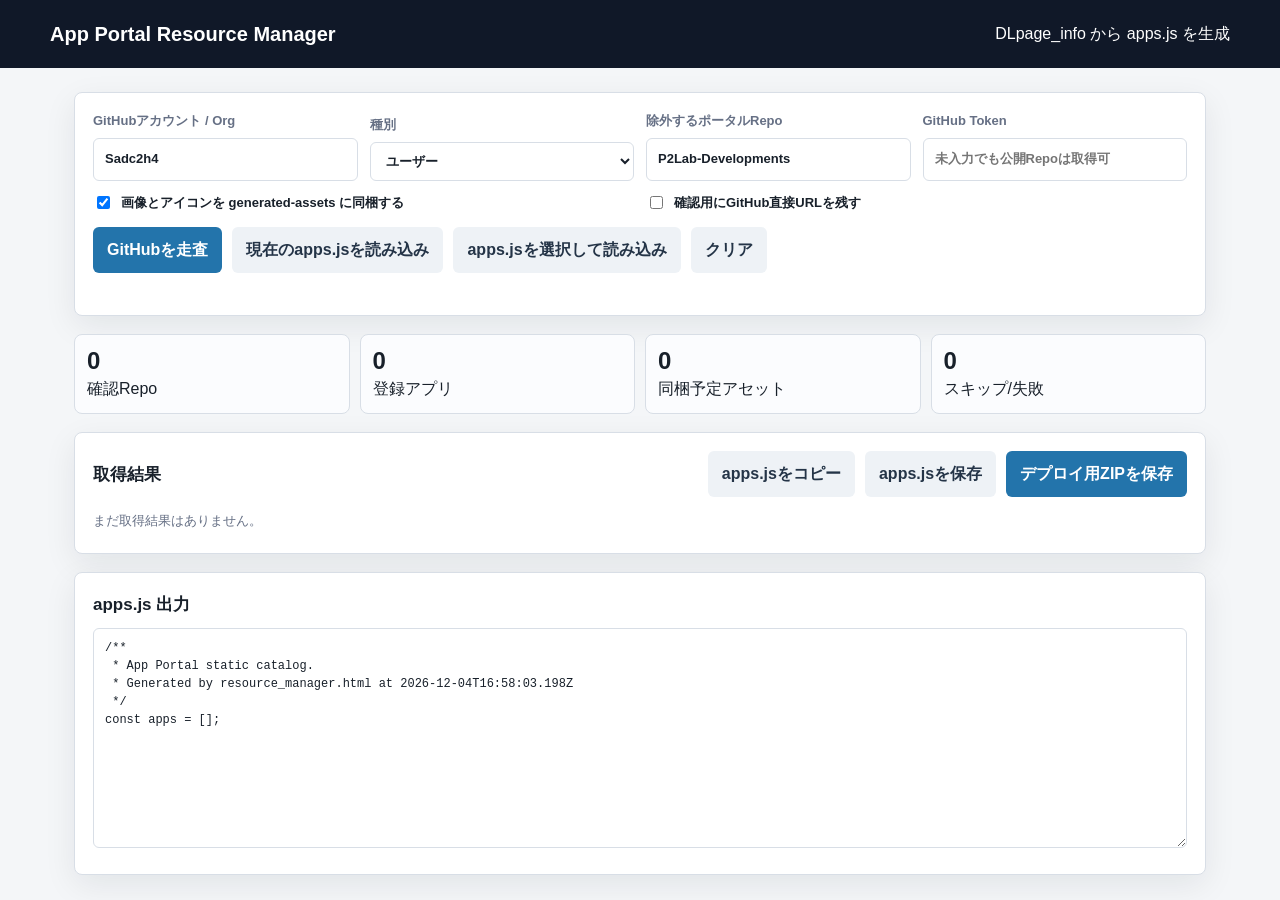
<file: resource_manager.html>
<!DOCTYPE html>
<html lang="ja">
<head>
  <meta charset="UTF-8">
  <meta name="viewport" content="width=device-width, initial-scale=1.0">
  <title>App Portal Resource Manager</title>
  <style>
    :root {
      --bg: #f4f6f8;
      --panel: #ffffff;
      --text: #18202a;
      --muted: #667085;
      --border: #d8dee6;
      --accent: #2374ab;
      --accent-dark: #185987;
      --danger: #b42318;
      --ok: #067647;
      --shadow: 0 10px 32px rgba(16, 24, 40, 0.08);
    }
    * { box-sizing: border-box; }
    body {
      margin: 0;
      font-family: -apple-system, BlinkMacSystemFont, "Hiragino Sans", "Yu Gothic UI", "Noto Sans JP", sans-serif;
      background: var(--bg);
      color: var(--text);
      line-height: 1.6;
    }
    header {
      background: #101828;
      color: white;
      padding: 18px 24px;
      position: sticky;
      top: 0;
      z-index: 5;
    }
    .header-inner {
      max-width: 1180px;
      margin: 0 auto;
      display: flex;
      align-items: center;
      justify-content: space-between;
      gap: 16px;
    }
    h1 {
      margin: 0;
      font-size: 20px;
      letter-spacing: 0;
    }
    main {
      max-width: 1180px;
      margin: 0 auto;
      padding: 24px;
      display: grid;
      gap: 18px;
    }
    .panel {
      background: var(--panel);
      border: 1px solid var(--border);
      border-radius: 8px;
      box-shadow: var(--shadow);
      padding: 18px;
    }
    .grid {
      display: grid;
      grid-template-columns: repeat(4, minmax(0, 1fr));
      gap: 12px;
      align-items: end;
    }
    .span-2 { grid-column: span 2; }
    label {
      display: grid;
      gap: 6px;
      font-size: 13px;
      color: var(--muted);
      font-weight: 600;
    }
    input, select, textarea {
      width: 100%;
      border: 1px solid var(--border);
      border-radius: 6px;
      padding: 10px 11px;
      font: inherit;
      color: var(--text);
      background: white;
    }
    textarea {
      min-height: 220px;
      resize: vertical;
      font-family: Consolas, "Courier New", monospace;
      font-size: 12px;
      line-height: 1.5;
    }
    .actions {
      display: flex;
      flex-wrap: wrap;
      gap: 10px;
      align-items: center;
    }
    button {
      border: 0;
      border-radius: 6px;
      padding: 10px 14px;
      font: inherit;
      font-weight: 700;
      cursor: pointer;
      background: var(--accent);
      color: white;
    }
    button:hover { background: var(--accent-dark); }
    button.secondary {
      background: #eef2f6;
      color: #243447;
    }
    button.secondary:hover { background: #e1e7ef; }
    button.danger {
      background: #fee4e2;
      color: var(--danger);
    }
    .status {
      white-space: pre-wrap;
      color: var(--muted);
      font-size: 13px;
      min-height: 24px;
    }
    .summary {
      display: grid;
      grid-template-columns: repeat(4, minmax(0, 1fr));
      gap: 10px;
    }
    .metric {
      border: 1px solid var(--border);
      border-radius: 8px;
      padding: 12px;
      background: #fbfcfe;
    }
    .metric strong {
      display: block;
      font-size: 24px;
      line-height: 1.2;
    }
    .app-list {
      display: grid;
      gap: 10px;
    }
    .app-row {
      display: grid;
      grid-template-columns: 48px 1fr auto;
      gap: 12px;
      align-items: center;
      border: 1px solid var(--border);
      border-radius: 8px;
      padding: 10px;
    }
    .app-icon {
      width: 48px;
      height: 48px;
      border-radius: 8px;
      object-fit: contain;
      background: #eef2f6;
      display: grid;
      place-items: center;
      font-size: 22px;
    }
    .app-title {
      font-weight: 800;
      line-height: 1.3;
    }
    .app-sub {
      color: var(--muted);
      font-size: 13px;
    }
    .badge {
      display: inline-flex;
      align-items: center;
      border-radius: 999px;
      padding: 3px 8px;
      background: #ecfdf3;
      color: var(--ok);
      font-size: 12px;
      font-weight: 700;
      margin-left: 8px;
    }
    .checkline {
      display: flex;
      align-items: center;
      gap: 8px;
      color: var(--text);
      font-weight: 600;
    }
    .checkline input { width: auto; }
    @media (max-width: 860px) {
      .grid, .summary { grid-template-columns: 1fr; }
      .span-2 { grid-column: auto; }
      .app-row { grid-template-columns: 40px 1fr; }
      .app-row .actions { grid-column: 1 / -1; }
    }
  </style>
</head>
<body>
<header>
  <div class="header-inner">
    <h1>App Portal Resource Manager</h1>
    <div>DLpage_info から apps.js を生成</div>
  </div>
</header>

<main>
  <section class="panel">
    <div class="grid">
      <label>
        GitHubアカウント / Org
        <input id="owner" value="Sadc2h4" autocomplete="off">
      </label>
      <label>
        種別
        <select id="ownerType">
          <option value="user">ユーザー</option>
          <option value="org">Organization</option>
        </select>
      </label>
      <label>
        除外するポータルRepo
        <input id="portalRepo" value="P2Lab-Developments" autocomplete="off">
      </label>
      <label>
        GitHub Token
        <input id="token" type="password" placeholder="未入力でも公開Repoは取得可">
      </label>
      <label class="span-2">
        <span class="checkline">
          <input id="localizeAssets" type="checkbox" checked>
          画像とアイコンを generated-assets に同梱する
        </span>
      </label>
      <label class="span-2">
        <span class="checkline">
          <input id="includeLiveLoader" type="checkbox">
          確認用にGitHub直接URLを残す
        </span>
      </label>
    </div>
    <div class="actions" style="margin-top:14px;">
      <button id="scanBtn">GitHubを走査</button>
      <button class="secondary" id="loadSampleBtn">現在のapps.jsを読み込み</button>
      <button class="secondary" id="importAppsBtn">apps.jsを選択して読み込み</button>
      <input id="importAppsFile" type="file" accept=".js,.txt,application/javascript,text/javascript,text/plain" hidden>
      <button class="secondary" id="clearBtn">クリア</button>
    </div>
    <div class="status" id="status"></div>
  </section>

  <section class="summary">
    <div class="metric"><strong id="repoCount">0</strong>確認Repo</div>
    <div class="metric"><strong id="appCount">0</strong>登録アプリ</div>
    <div class="metric"><strong id="assetCount">0</strong>同梱予定アセット</div>
    <div class="metric"><strong id="errorCount">0</strong>スキップ/失敗</div>
  </section>

  <section class="panel">
    <div class="actions" style="justify-content:space-between;">
      <h2 style="margin:0;font-size:17px;">取得結果</h2>
      <div class="actions">
        <button class="secondary" id="copyBtn">apps.jsをコピー</button>
        <button class="secondary" id="downloadAppsBtn">apps.jsを保存</button>
        <button id="downloadZipBtn">デプロイ用ZIPを保存</button>
      </div>
    </div>
    <div class="app-list" id="appList" style="margin-top:14px;"></div>
  </section>

  <section class="panel">
    <h2 style="margin:0 0 10px;font-size:17px;">apps.js 出力</h2>
    <textarea id="output" spellcheck="false"></textarea>
  </section>
</main>

<script>
const state = {
  reposSeen: 0,
  apps: [],
  assets: [],
  errors: [],
};

const el = id => document.getElementById(id);

function setStatus(message) {
  el('status').textContent = message || '';
}

function ghHeaders() {
  const headers = { Accept: 'application/vnd.github+json' };
  const token = el('token').value.trim();
  if (token) headers.Authorization = 'Bearer ' + token;
  return headers;
}

async function ghFetchJson(url) {
  const response = await fetch(url, { headers: ghHeaders() });
  if (!response.ok) {
    const remaining = response.headers.get('x-ratelimit-remaining');
    throw new Error(response.status + ' ' + response.statusText + ' / remaining=' + remaining);
  }
  return response.json();
}

async function ghText(owner, repo, path, ref) {
  const encodedPath = path.split('/').map(encodeURIComponent).join('/');
  const data = await ghFetchJson(
    'https://api.github.com/repos/' + owner + '/' + repo + '/contents/' + encodedPath + '?ref=' + encodeURIComponent(ref)
  );
  if (!data || Array.isArray(data) || typeof data.content !== 'string') return '';
  return decodeBase64(data.content.replace(/\n/g, ''));
}

async function ghDir(owner, repo, path, ref) {
  const encodedPath = path.split('/').map(encodeURIComponent).join('/');
  const data = await ghFetchJson(
    'https://api.github.com/repos/' + owner + '/' + repo + '/contents/' + encodedPath + '?ref=' + encodeURIComponent(ref)
  );
  return Array.isArray(data) ? data : [];
}

function decodeBase64(content) {
  const bytes = Uint8Array.from(atob(content), c => c.charCodeAt(0));
  return new TextDecoder('utf-8').decode(bytes);
}

async function listRepos() {
  const owner = el('owner').value.trim();
  const ownerType = el('ownerType').value;
  const portalRepo = el('portalRepo').value.trim();
  const base = ownerType === 'org'
    ? 'https://api.github.com/orgs/' + owner + '/repos'
    : 'https://api.github.com/users/' + owner + '/repos';
  const repos = [];
  for (let page = 1; page < 20; page += 1) {
    const batch = await ghFetchJson(base + '?per_page=100&page=' + page + '&sort=updated&type=public');
    if (!batch.length) break;
    repos.push(...batch);
    if (batch.length < 100) break;
  }
  return repos.filter(repo =>
    repo && !repo.fork && !repo.archived && !repo.private && repo.name !== portalRepo
  );
}

const SECTION_RE = /^\s*(?:[◆■●▶▷◇□○★☆＊※→►◉✦✧]|[-=]{2,}|[【\[])(.+?)(?:[】\]]|\s*)$/;

function parseSections(text) {
  const sections = {};
  let current = null;
  for (const rawLine of (text || '').split(/\r?\n/)) {
    const line = rawLine.trim();
    if (!line) continue;
    const matched = line.match(SECTION_RE);
    if (matched) {
      current = normalizeSectionName(matched[1]);
      if (current) sections[current] = [];
      continue;
    }
    if (current) sections[current].push(line);
  }
  return sections;
}

function normalizeSectionName(value) {
  return value
    .replace(/^[◆■●▶▷◇□○★☆＊※→►◉✦✧【\[]+/, '')
    .replace(/[】\]：:]+$/, '')
    .trim();
}

function getSection(sections, keys) {
  for (const key of keys) {
    if (sections[key] && sections[key].length) return sections[key];
  }
  return [];
}

function parseAppInfo(text) {
  const sections = parseSections(text);
  const summaryLines = getSection(sections, ['概要', 'About', 'Overview', '説明']);
  const overviewLines = getSection(sections, ['詳細', 'Overview', '補足']);
  return {
    appName: (getSection(sections, ['表示アプリ名', 'アプリ名', '名前', 'Name'])[0] || '').trim(),
    category: (getSection(sections, ['カテゴリ', 'Category', '分類'])[0] || 'アプリ').trim(),
    summary: summaryLines.join('\n').trim(),
    shortDescription: (summaryLines[0] || '').trim(),
    overview: overviewLines.join('\n').trim(),
    features: getSection(sections, ['主な機能', '機能', 'Features'])
      .map(line => line.replace(/^(?:[・\-*•]+|\d+[.)])\s*/, '').trim())
      .filter(Boolean),
    language: getSection(sections, ['作成言語', '開発言語', '使用言語', 'Language']).join(' / ').trim() || '-',
    requirements: getSection(sections, ['動作環境', '環境', 'Requirements']).join(' / ').trim() || '-',
  };
}

function rawUrl(owner, repo, branch, path) {
  return 'https://raw.githubusercontent.com/' + owner + '/' + repo + '/' + branch + '/' + path.replace(/^\.?\//, '');
}

function sortCardImages(entries) {
  return entries
    .filter(entry => /^Card_image\d+\.(png|jpg|jpeg|webp|gif)$/i.test(entry.name))
    .sort((a, b) => Number((a.name.match(/\d+/) || [0])[0]) - Number((b.name.match(/\d+/) || [0])[0]));
}

async function readCardImageRefs(owner, repo, branch, entries) {
  const refFiles = entries
    .filter(entry => /^Card_image\d+\.txt$/i.test(entry.name))
    .sort((a, b) => Number((a.name.match(/\d+/) || [0])[0]) - Number((b.name.match(/\d+/) || [0])[0]));
  const images = [];
  for (const entry of refFiles) {
    const value = (await ghText(owner, repo, 'DLpage_info/' + entry.name, branch)).trim();
    if (!value) continue;
    images.push(/^https?:\/\//i.test(value) || /^data:image\//i.test(value)
      ? value
      : rawUrl(owner, repo, branch, value));
  }
  return images;
}

async function fetchRelease(owner, repo) {
  try {
    const latest = await ghFetchJson('https://api.github.com/repos/' + owner + '/' + repo + '/releases/latest');
    return {
      version: latest.tag_name || '',
      publishedAt: (latest.published_at || latest.created_at || '').slice(0, 10),
      pageUrl: latest.html_url || '',
      assets: Array.isArray(latest.assets)
        ? latest.assets.map(asset => ({ name: asset.name, url: asset.browser_download_url }))
        : [],
    };
  } catch {
    return null;
  }
}

async function repoToApp(repo) {
  const owner = el('owner').value.trim();
  const branch = repo.default_branch || 'main';
  const entries = await ghDir(owner, repo.name, 'DLpage_info', branch);
  if (!entries.length) return null;
  if (!entries.some(entry => entry.name.toLowerCase() === 'application_info.txt')) return null;

  const [infoText, release] = await Promise.all([
    ghText(owner, repo.name, 'DLpage_info/application_info.txt', branch),
    fetchRelease(owner, repo.name),
  ]);
  const parsed = parseAppInfo(infoText);
  const inlineImages = sortCardImages(entries).map(entry => entry.download_url).filter(Boolean);
  const refImages = await readCardImageRefs(owner, repo.name, branch, entries);
  let iconImage = null;
  const icoInInfo = entries.find(entry => entry.type === 'file' && /\.ico$/i.test(entry.name));
  if (icoInInfo) iconImage = icoInInfo.download_url;

  const repoAbout = (repo.description || '').trim().replace(/\s*\/\/\s*/g, '\n');
  const summary = parsed.summary || repoAbout || '概要は未設定です。';
  const shortDescription = parsed.shortDescription || (repo.description || '').trim().split('//')[0].trim() || '詳細情報を参照してください。';
  const version = (release?.version || '').replace(/^v/i, '') || '-';
  const lastUpdated = release?.publishedAt || (repo.updated_at || '').slice(0, 10) || '-';

  const downloads = [];
  if (release?.assets?.[0]?.url) {
    downloads.push({ label: '最新版をダウンロード (' + release.version + ')', url: release.assets[0].url, primary: true });
    release.assets.slice(1).forEach(asset => downloads.push({ label: asset.name, url: asset.url, primary: false }));
  } else if (release?.pageUrl) {
    downloads.push({ label: 'リリースページを開く (' + release.version + ')', url: release.pageUrl, primary: true });
  }
  downloads.push({ label: 'GitHubリポジトリを開く', url: repo.html_url, primary: downloads.length === 0 });

  return {
    id: repo.name,
    name: parsed.appName || repo.name,
    shortDescription,
    description: parsed.overview ? summary + '\n\n' + parsed.overview : summary,
    icon: '📦',
    iconColor: '#2B78D3',
    iconImage,
    category: parsed.category || 'アプリ',
    version,
    lastUpdated,
    requirements: parsed.requirements,
    language: parsed.language,
    features: parsed.features,
    downloads,
    images: [...refImages, ...inlineImages].slice(0, 12),
    repoUrl: repo.html_url,
    about: repoAbout,
    releaseTag: release?.version || '',
    _source: 'resource-manager',
  };
}

function safeName(value) {
  return String(value || 'asset')
    .replace(/[^A-Za-z0-9._-]+/g, '-')
    .replace(/^-+|-+$/g, '')
    .slice(0, 80) || 'asset';
}

function extensionFromUrl(url, fallback) {
  try {
    const path = new URL(url).pathname;
    const ext = (path.match(/\.(png|jpg|jpeg|webp|gif|ico|svg)$/i) || [])[0];
    return ext || fallback;
  } catch {
    return fallback;
  }
}

async function localizeAssets(apps) {
  if (!el('localizeAssets').checked) return apps;
  const includeLive = el('includeLiveLoader').checked;
  const assets = [];
  for (const app of apps) {
    const base = safeName(app.id);
    if (app.iconImage && /^https?:\/\//i.test(app.iconImage)) {
      const ext = extensionFromUrl(app.iconImage, '.ico');
      const path = 'generated-assets/' + base + '-icon' + ext;
      assets.push({ source: app.iconImage, path });
      app.iconImage = path;
      if (includeLive) app.liveIconImage = assets[assets.length - 1].source;
    }
    app.images = app.images.map((url, index) => {
      if (!/^https?:\/\//i.test(url)) return url;
      const ext = extensionFromUrl(url, '.png');
      const path = 'generated-assets/' + base + '-card-' + String(index + 1).padStart(2, '0') + ext;
      assets.push({ source: url, path });
      return path;
    });
    if (includeLive) app.liveImages = assets
      .filter(asset => asset.path.includes(base + '-card-'))
      .map(asset => asset.source);
  }
  state.assets = assets;
  return apps;
}

async function scan() {
  state.reposSeen = 0;
  state.apps = [];
  state.assets = [];
  state.errors = [];
  render();
  setStatus('リポジトリ一覧を取得しています...');

  try {
    const repos = await listRepos();
    state.reposSeen = repos.length;
    setStatus(repos.length + '件のリポジトリを確認します...');
    for (const repo of repos) {
      setStatus(repo.name + ' を確認中...');
      try {
        const app = await repoToApp(repo);
        if (app) state.apps.push(app);
      } catch (error) {
        state.errors.push(repo.name + ': ' + error.message);
      }
      render();
    }
    state.apps.sort((a, b) => a.name.localeCompare(b.name, 'ja'));
    await localizeAssets(state.apps);
    updateOutput();
    render();
    setStatus('完了しました。apps.js またはデプロイ用ZIPを保存してください。');
  } catch (error) {
    state.errors.push(error.message);
    render();
    setStatus('取得に失敗しました: ' + error.message);
  }
}

function appsJsText() {
  return '/**\n' +
    ' * App Portal static catalog.\n' +
    ' * Generated by resource_manager.html at ' + new Date().toISOString() + '\n' +
    ' */\n' +
    'const apps = ' + JSON.stringify(state.apps, null, 2) + ';\n';
}

function updateOutput() {
  el('output').value = appsJsText();
}

function render() {
  el('repoCount').textContent = state.reposSeen;
  el('appCount').textContent = state.apps.length;
  el('assetCount').textContent = state.assets.length;
  el('errorCount').textContent = state.errors.length;
  el('appList').innerHTML = state.apps.length
    ? state.apps.map(app => {
        const icon = app.iconImage
          ? '<img class="app-icon" src="' + escapeAttr(app.iconImage) + '" alt="">'
          : '<div class="app-icon">📦</div>';
        return '<div class="app-row">' +
          icon +
          '<div><div class="app-title">' + escapeHtml(app.name) + '<span class="badge">' + escapeHtml(app.category) + '</span></div>' +
          '<div class="app-sub">' + escapeHtml(app.id) + ' / v' + escapeHtml(app.version) + ' / 画像' + app.images.length + '件</div>' +
          '<div class="app-sub">' + escapeHtml(app.shortDescription) + '</div></div>' +
          '<div class="actions"><button class="secondary" onclick="removeApp(\'' + escapeAttr(app.id) + '\')">除外</button></div>' +
          '</div>';
      }).join('')
    : '<div class="status">まだ取得結果はありません。</div>';
  if (state.errors.length) {
    el('appList').innerHTML += '<div class="status">スキップ/失敗:\n' + escapeHtml(state.errors.join('\n')) + '</div>';
  }
}

function removeApp(id) {
  state.apps = state.apps.filter(app => app.id !== id);
  state.assets = state.assets.filter(asset => !asset.path.includes(safeName(id) + '-'));
  updateOutput();
  render();
}

function escapeHtml(value) {
  return String(value || '').replace(/[&<>"']/g, ch => ({
    '&': '&amp;', '<': '&lt;', '>': '&gt;', '"': '&quot;', "'": '&#39;'
  }[ch]));
}

function escapeAttr(value) {
  return escapeHtml(value).replace(/`/g, '&#96;');
}

function downloadBlob(name, blob) {
  const a = document.createElement('a');
  a.href = URL.createObjectURL(blob);
  a.download = name;
  a.click();
  URL.revokeObjectURL(a.href);
}

async function copyAppsJs() {
  updateOutput();
  await navigator.clipboard.writeText(el('output').value);
  setStatus('apps.js をコピーしました。');
}

function downloadAppsJs() {
  updateOutput();
  downloadBlob('apps.js', new Blob([el('output').value], { type: 'text/javascript;charset=utf-8' }));
}

async function downloadDeployZip() {
  updateOutput();
  const files = [{ path: 'apps.js', data: new TextEncoder().encode(el('output').value) }];
  for (const asset of state.assets) {
    setStatus(asset.path + ' を取得しています...');
    try {
      const response = await fetch(asset.source);
      if (!response.ok) throw new Error(response.status + ' ' + response.statusText);
      files.push({ path: asset.path, data: new Uint8Array(await response.arrayBuffer()) });
    } catch (error) {
      state.errors.push(asset.path + ': ' + error.message);
    }
  }
  render();
  downloadBlob('app-portal-resources.zip', createZip(files));
  setStatus('デプロイ用ZIPを保存しました。');
}

async function loadCurrentApps() {
  try {
    setStatus('現在の apps.js を読み込んでいます...');
    const response = await fetch('apps.js?v=' + Date.now(), { cache: 'no-store' });
    const text = await response.text();
    loadAppsText(text);
    setStatus('現在の apps.js を読み込みました。');
  } catch (error) {
    setStatus('読み込みに失敗しました。ローカルで直接開いている場合は「apps.jsを選択して読み込み」を使ってください。\n' + error.message);
  }
}

function loadAppsText(text) {
  const matched = text.match(/const\s+apps\s*=\s*(\[[\s\S]*?\])\s*;?\s*$/);
  if (!matched) throw new Error('apps.js の const apps = [...] を検出できませんでした');
  state.apps = JSON.parse(matched[1]);
  state.reposSeen = 0;
  state.assets = [];
  state.errors = [];
  updateOutput();
  render();
}

function importAppsFile(event) {
  const file = event.target.files[0];
  if (!file) return;
  const reader = new FileReader();
  reader.onload = ev => {
    try {
      loadAppsText(ev.target.result);
      setStatus(file.name + ' を読み込みました。');
    } catch (error) {
      setStatus('読み込みに失敗しました: ' + error.message);
    }
  };
  reader.readAsText(file, 'UTF-8');
  event.target.value = '';
}

function clearAll() {
  state.reposSeen = 0;
  state.apps = [];
  state.assets = [];
  state.errors = [];
  updateOutput();
  render();
  setStatus('');
}

function createZip(files) {
  const encoder = new TextEncoder();
  const chunks = [];
  const centralChunks = [];
  let offset = 0;

  files.forEach(file => {
    const nameBytes = encoder.encode(file.path);
    const data = file.data instanceof Uint8Array ? file.data : encoder.encode(String(file.data || ''));
    const crc = crc32(data);
    const dateTime = dosDateTime(new Date());

    const localHeader = new Uint8Array(30 + nameBytes.length);
    const localView = new DataView(localHeader.buffer);
    localView.setUint32(0, 0x04034b50, true);
    localView.setUint16(4, 20, true);
    localView.setUint16(6, 0x0800, true);
    localView.setUint16(8, 0, true);
    localView.setUint16(10, dateTime.time, true);
    localView.setUint16(12, dateTime.date, true);
    localView.setUint32(14, crc, true);
    localView.setUint32(18, data.length, true);
    localView.setUint32(22, data.length, true);
    localView.setUint16(26, nameBytes.length, true);
    localView.setUint16(28, 0, true);
    localHeader.set(nameBytes, 30);
    chunks.push(localHeader, data);

    const centralHeader = new Uint8Array(46 + nameBytes.length);
    const centralView = new DataView(centralHeader.buffer);
    centralView.setUint32(0, 0x02014b50, true);
    centralView.setUint16(4, 20, true);
    centralView.setUint16(6, 20, true);
    centralView.setUint16(8, 0x0800, true);
    centralView.setUint16(10, 0, true);
    centralView.setUint16(12, dateTime.time, true);
    centralView.setUint16(14, dateTime.date, true);
    centralView.setUint32(16, crc, true);
    centralView.setUint32(20, data.length, true);
    centralView.setUint32(24, data.length, true);
    centralView.setUint16(28, nameBytes.length, true);
    centralView.setUint16(30, 0, true);
    centralView.setUint16(32, 0, true);
    centralView.setUint16(34, 0, true);
    centralView.setUint16(36, 0, true);
    centralView.setUint32(38, 0, true);
    centralView.setUint32(42, offset, true);
    centralHeader.set(nameBytes, 46);
    centralChunks.push(centralHeader);
    offset += localHeader.length + data.length;
  });

  const centralSize = centralChunks.reduce((sum, chunk) => sum + chunk.length, 0);
  const end = new Uint8Array(22);
  const endView = new DataView(end.buffer);
  endView.setUint32(0, 0x06054b50, true);
  endView.setUint16(8, files.length, true);
  endView.setUint16(10, files.length, true);
  endView.setUint32(12, centralSize, true);
  endView.setUint32(16, offset, true);
  return new Blob([...chunks, ...centralChunks, end], { type: 'application/zip' });
}

function dosDateTime(date) {
  return {
    time: (date.getHours() << 11) | (date.getMinutes() << 5) | Math.floor(date.getSeconds() / 2),
    date: ((date.getFullYear() - 1980) << 9) | ((date.getMonth() + 1) << 5) | date.getDate(),
  };
}

function crc32(data) {
  let crc = 0xffffffff;
  for (let i = 0; i < data.length; i += 1) {
    crc ^= data[i];
    for (let bit = 0; bit < 8; bit += 1) {
      crc = (crc >>> 1) ^ (0xedb88320 & -(crc & 1));
    }
  }
  return (crc ^ 0xffffffff) >>> 0;
}

el('scanBtn').addEventListener('click', scan);
el('loadSampleBtn').addEventListener('click', loadCurrentApps);
el('importAppsBtn').addEventListener('click', () => el('importAppsFile').click());
el('importAppsFile').addEventListener('change', importAppsFile);
el('clearBtn').addEventListener('click', clearAll);
el('copyBtn').addEventListener('click', copyAppsJs);
el('downloadAppsBtn').addEventListener('click', downloadAppsJs);
el('downloadZipBtn').addEventListener('click', downloadDeployZip);

updateOutput();
render();
</script>
</body>
</html>
</file>
